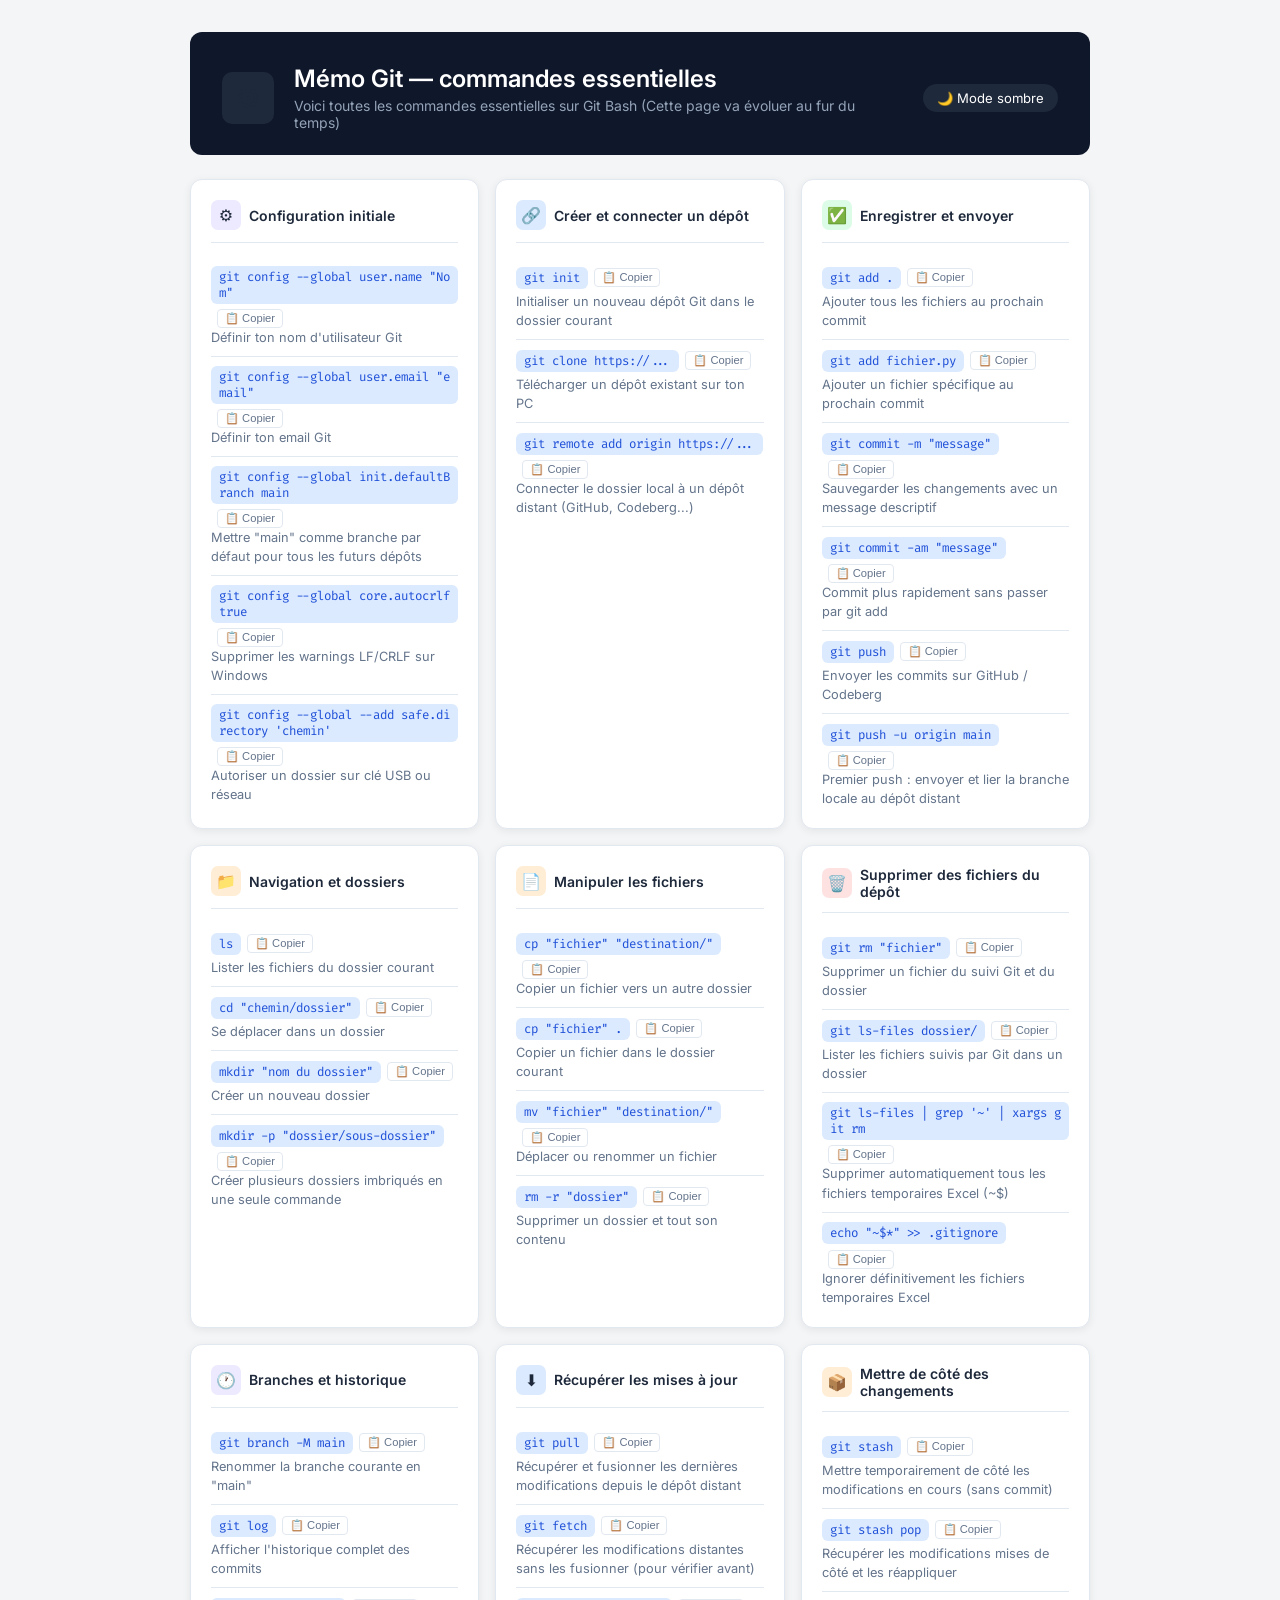
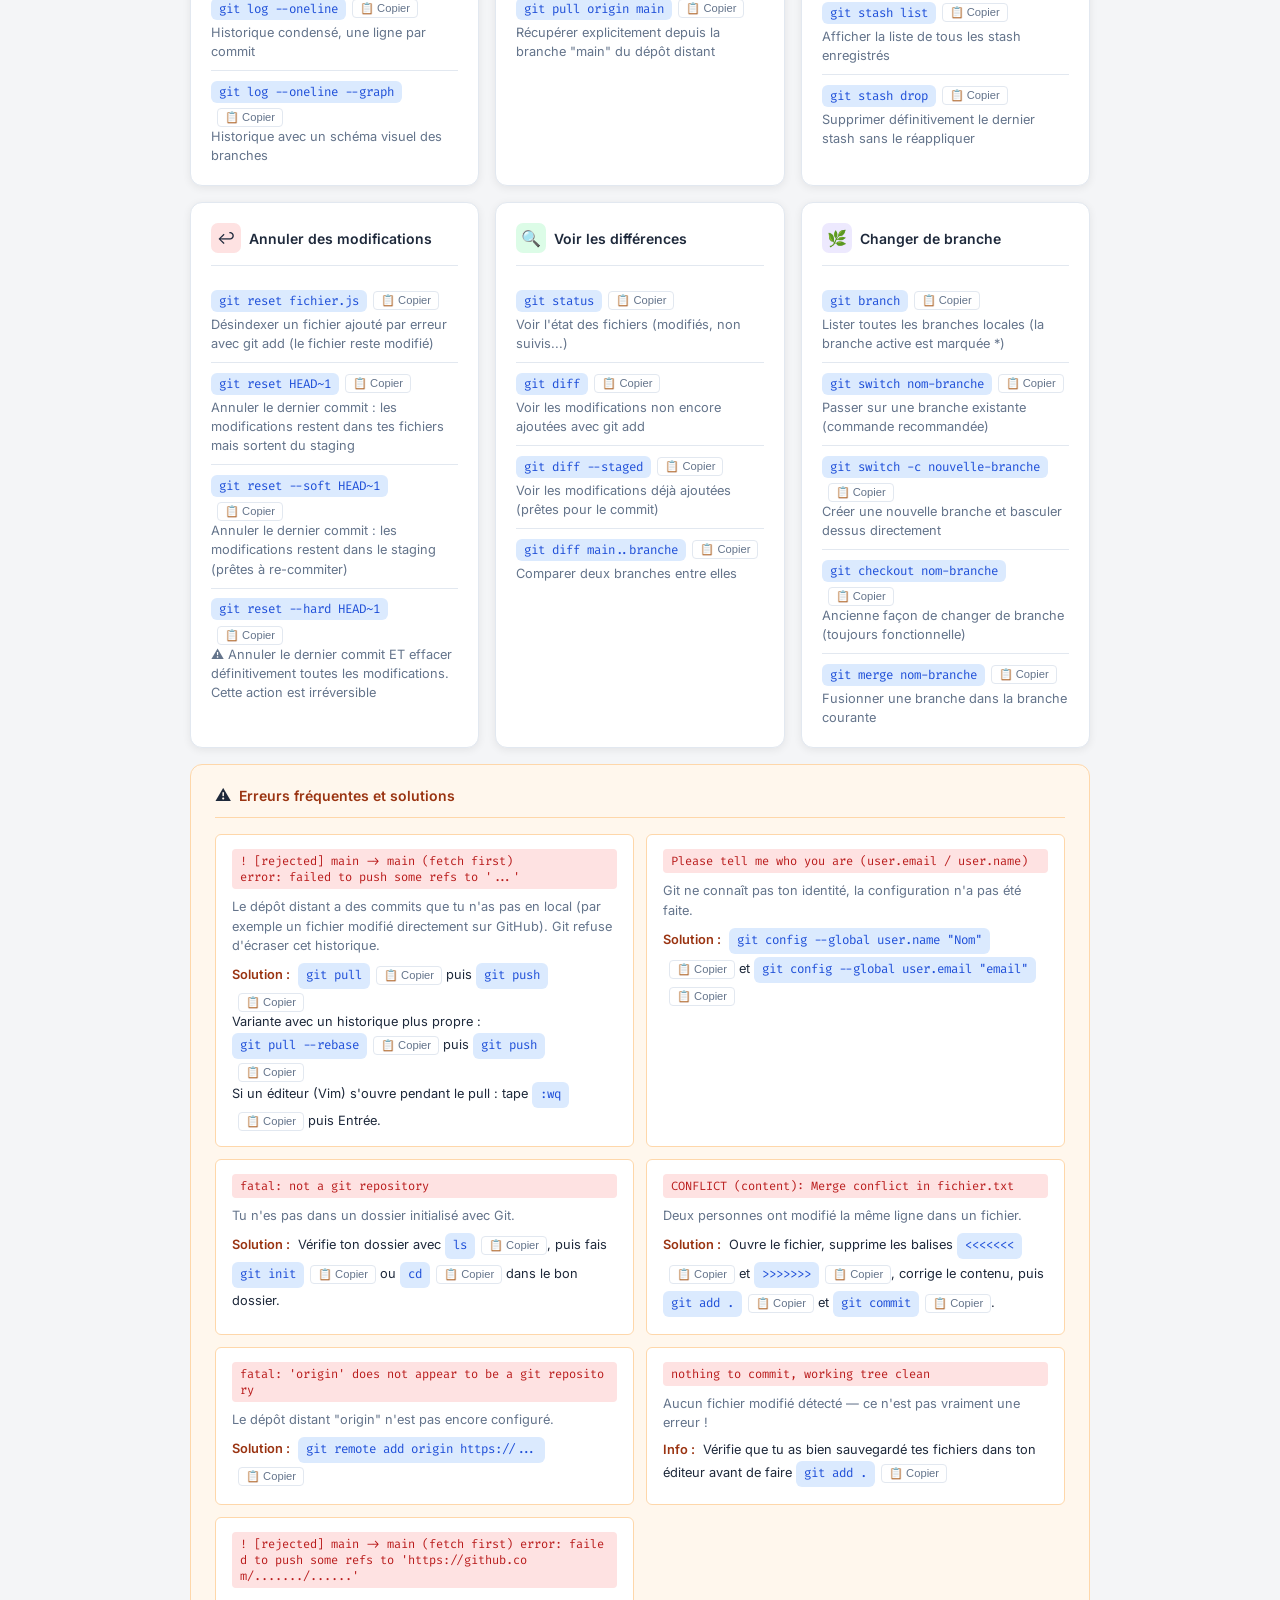
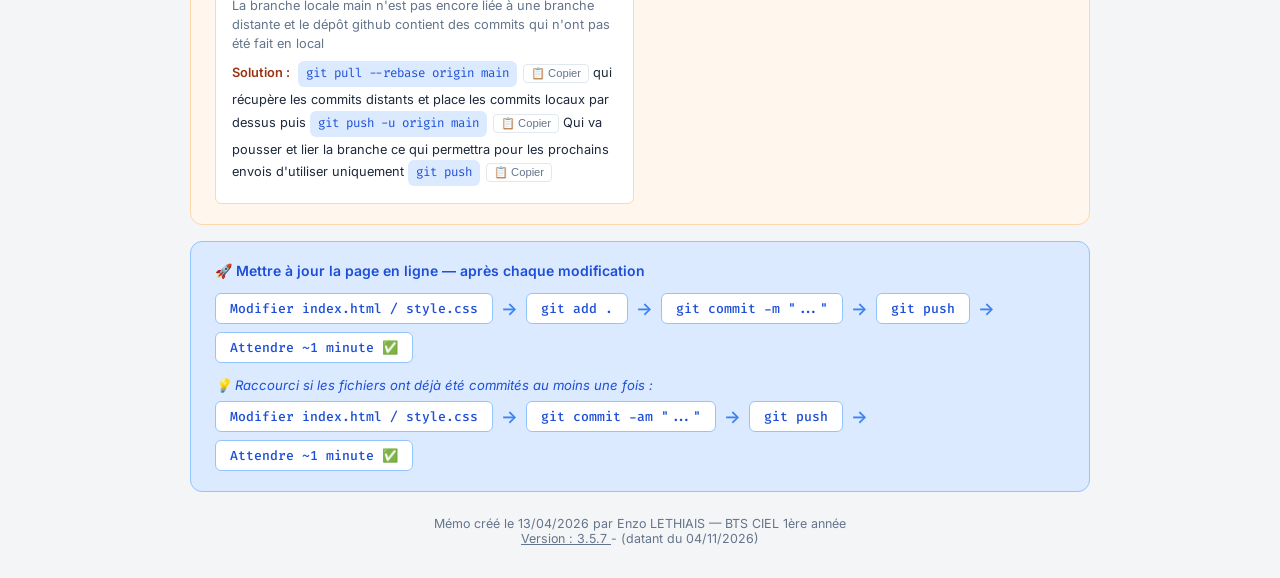
<file: index.html>
<!DOCTYPE html>
<html lang="fr">
<head>
  <meta charset="UTF-8" />
  <meta name="viewport" content="width=device-width, initial-scale=1.0" />
  <title>Mémo Git — Commandes essentielles</title>
  <link rel="stylesheet" href="style.css" />
  <link href="https://fonts.googleapis.com/css2?family=Inter:wght@400;600&family=Fira+Code&display=swap" rel="stylesheet">
</head>
<body>

<div class="container">

  <!-- ======================================================
      HEADER
  ======================================================= -->
  <header class="header">
    <div class="header-icon">⚙️</div>
    <div class="header-text">
      <h1>Mémo Git — commandes essentielles</h1>
      <p> Voici toutes les commandes essentielles sur Git Bash (Cette page va évoluer au fur du temps)</p>
    </div>
    <button class="dark-toggle" id="darkToggle" onclick="toggleDark()">🌙 Mode sombre</button>
  </header>


  <!-- ======================================================
       GRILLE DE CARTES
  ======================================================= -->
  <div class="grid">


    <!-- CARTE 1 : Configuration -->
    <div class="card">
      <div class="card-header">
        <div class="card-icon purple">⚙️</div>
        <h2>Configuration initiale</h2>
      </div>

      <div class="cmd-row">
        <span class="cmd">git config --global user.name "Nom"</span>
        <div class="desc">Définir ton nom d'utilisateur Git</div>
      </div>

      <div class="cmd-row">
        <span class="cmd">git config --global user.email "email"</span>
        <div class="desc">Définir ton email Git</div>
      </div>

      <div class="cmd-row">
        <span class="cmd">git config --global init.defaultBranch main</span>
        <div class="desc">Mettre "main" comme branche par défaut pour tous les futurs dépôts</div>
      </div>

      <div class="cmd-row">
        <span class="cmd">git config --global core.autocrlf true</span>
        <div class="desc">Supprimer les warnings LF/CRLF sur Windows</div>
      </div>

      <div class="cmd-row">
        <span class="cmd">git config --global --add safe.directory 'chemin'</span>
        <div class="desc">Autoriser un dossier sur clé USB ou réseau</div>
      </div>
    </div>


    <!-- CARTE 2 : Créer et connecter -->
    <div class="card">
      <div class="card-header">
        <div class="card-icon blue">🔗</div>
        <h2>Créer et connecter un dépôt</h2>
      </div>

      <div class="cmd-row">
        <span class="cmd">git init</span>
        <div class="desc">Initialiser un nouveau dépôt Git dans le dossier courant</div>
      </div>

      <div class="cmd-row">
        <span class="cmd">git clone https://...</span>
        <div class="desc">Télécharger un dépôt existant sur ton PC</div>
      </div>

      <div class="cmd-row">
        <span class="cmd">git remote add origin https://...</span>
        <div class="desc">Connecter le dossier local à un dépôt distant (GitHub, Codeberg...)</div>
      </div>
    </div>


    <!-- CARTE 3 : Enregistrer et envoyer -->
    <div class="card">
      <div class="card-header">
        <div class="card-icon green">✅</div>
        <h2>Enregistrer et envoyer</h2>
      </div>

      <div class="cmd-row">
        <span class="cmd">git add .</span>
        <div class="desc">Ajouter tous les fichiers au prochain commit</div>
      </div>

      <div class="cmd-row">
        <span class="cmd">git add fichier.py</span>
        <div class="desc">Ajouter un fichier spécifique au prochain commit</div>
      </div>

      <div class="cmd-row">
        <span class="cmd">git commit -m "message"</span>
        <div class="desc">Sauvegarder les changements avec un message descriptif</div>
      </div>

    <div class="cmd-row">
      <span class="cmd"> git commit -am "message"</span>
      <div class="desc"> Commit plus rapidement sans passer par git add</div>
    </div>

      <div class="cmd-row">
        <span class="cmd">git push</span>
        <div class="desc">Envoyer les commits sur GitHub / Codeberg</div>
      </div>

      <div class="cmd-row">
        <span class="cmd">git push -u origin main</span>
        <div class="desc">Premier push : envoyer et lier la branche locale au dépôt distant</div>
      </div>
    </div>


    <!-- CARTE 4 : Navigation et dossiers -->
    <div class="card">
  <div class="card-header">
    <div class="card-icon orange">📁</div>
    <h2>Navigation et dossiers</h2>
  </div>

  <div class="cmd-row">
    <span class="cmd">ls</span>
    <div class="desc">Lister les fichiers du dossier courant</div>
  </div>

  <div class="cmd-row">
    <span class="cmd">cd "chemin/dossier"</span>
    <div class="desc">Se déplacer dans un dossier</div>
  </div>

  <div class="cmd-row">
    <span class="cmd">mkdir "nom du dossier"</span>
    <div class="desc">Créer un nouveau dossier</div>
  </div>

  <div class="cmd-row">
    <span class="cmd">mkdir -p "dossier/sous-dossier"</span>
    <div class="desc">Créer plusieurs dossiers imbriqués en une seule commande</div>
  </div>
</div>


    <!-- CARTE 5 : Manipuler les dossier -->    
    <div class="card">
  <div class="card-header">
    <div class="card-icon orange">📄</div>
    <h2>Manipuler les fichiers</h2>
  </div>

  <div class="cmd-row">
    <span class="cmd">cp "fichier" "destination/"</span>
    <div class="desc">Copier un fichier vers un autre dossier</div>
  </div>

  <div class="cmd-row">
    <span class="cmd">cp "fichier" .</span>
    <div class="desc">Copier un fichier dans le dossier courant</div>
  </div>

  <div class="cmd-row">
    <span class="cmd">mv "fichier" "destination/"</span>
    <div class="desc">Déplacer ou renommer un fichier</div>
  </div>

  <div class="cmd-row">
    <span class="cmd">rm -r "dossier"</span>
    <div class="desc">Supprimer un dossier et tout son contenu</div>
  </div>
</div>


    <!-- CARTE 6 : Supprimer des fichiers -->
    <div class="card">
      <div class="card-header">
        <div class="card-icon red">🗑️</div>
        <h2>Supprimer des fichiers du dépôt</h2>
      </div>

      <div class="cmd-row">
        <span class="cmd">git rm "fichier"</span>
        <div class="desc">Supprimer un fichier du suivi Git et du dossier</div>
      </div>

      <div class="cmd-row">
        <span class="cmd">git ls-files dossier/</span>
        <div class="desc">Lister les fichiers suivis par Git dans un dossier</div>
      </div>

      <div class="cmd-row">
        <span class="cmd">git ls-files | grep '~' | xargs git rm</span>
        <div class="desc">Supprimer automatiquement tous les fichiers temporaires Excel (~$)</div>
      </div>

      <div class="cmd-row">
        <span class="cmd">echo "~$*" >> .gitignore</span>
        <div class="desc">Ignorer définitivement les fichiers temporaires Excel</div>
      </div>
    </div>


    <!-- CARTE 7 : Branches et historique -->
    <div class="card">
      <div class="card-header">
        <div class="card-icon purple">🕐</div>
        <h2>Branches et historique</h2>
      </div>

      <div class="cmd-row">
        <span class="cmd">git branch -M main</span>
        <div class="desc">Renommer la branche courante en "main"</div>
      </div>

      <div class="cmd-row">
        <span class="cmd">git log</span>
        <div class="desc">Afficher l'historique complet des commits</div>
      </div>

      <div class="cmd-row">
        <span class="cmd">git log --oneline</span>
        <div class="desc">Historique condensé, une ligne par commit</div>
      </div>

      <div class="cmd-row">
        <span class="cmd">git log --oneline --graph</span>
        <div class="desc">Historique avec un schéma visuel des branches</div>
      </div>
    </div>


    <!-- CARTE 8 : Récupérer les mises à jour -->
    <div class="card">
      <div class="card-header">
        <div class="card-icon blue">⬇️</div>
        <h2>Récupérer les mises à jour</h2>
      </div>

      <div class="cmd-row">
        <span class="cmd">git pull</span>
        <div class="desc">Récupérer et fusionner les dernières modifications depuis le dépôt distant</div>
      </div>

      <div class="cmd-row">
        <span class="cmd">git fetch</span>
        <div class="desc">Récupérer les modifications distantes sans les fusionner (pour vérifier avant)</div>
      </div>

      <div class="cmd-row">
        <span class="cmd">git pull origin main</span>
        <div class="desc">Récupérer explicitement depuis la branche "main" du dépôt distant</div>
      </div>
    </div>


    <!-- CARTE 10 : Mettre de côté des changements -->
    <div class="card">
      <div class="card-header">
        <div class="card-icon orange">📦</div>
        <h2>Mettre de côté des changements</h2>
      </div>

      <div class="cmd-row">
        <span class="cmd">git stash</span>
        <div class="desc">Mettre temporairement de côté les modifications en cours (sans commit)</div>
      </div>

      <div class="cmd-row">
        <span class="cmd">git stash pop</span>
        <div class="desc">Récupérer les modifications mises de côté et les réappliquer</div>
      </div>

      <div class="cmd-row">
        <span class="cmd">git stash list</span>
        <div class="desc">Afficher la liste de tous les stash enregistrés</div>
      </div>

      <div class="cmd-row">
        <span class="cmd">git stash drop</span>
        <div class="desc">Supprimer définitivement le dernier stash sans le réappliquer</div>
      </div>
    </div>


    <!-- Carte 11 : Annuler les modification -->
<div class="card">
  <div class="card-header">
    <div class="card-icon red">↩️</div>
    <h2>Annuler des modifications</h2>
  </div>

  <div class="cmd-row">
    <span class="cmd">git reset fichier.js</span>
    <div class="desc">Désindexer un fichier ajouté par erreur avec git add (le fichier reste modifié)</div>
  </div>

  <div class="cmd-row">
    <span class="cmd">git reset HEAD~1</span>
    <div class="desc">Annuler le dernier commit : les modifications restent dans tes fichiers mais sortent du staging</div>
  </div>

  <div class="cmd-row">
    <span class="cmd">git reset --soft HEAD~1</span>
    <div class="desc">Annuler le dernier commit : les modifications restent dans le staging (prêtes à re-commiter)</div>
  </div>

  <div class="cmd-row">
   <span class="cmd">git reset --hard HEAD~1</span>
    <div class="desc">⚠️ Annuler le dernier commit ET effacer définitivement toutes les modifications. Cette action est irréversible</div>
  </div>
</div>


    <!-- CARTE 12 : Voir les différences -->
    <div class="card">
      <div class="card-header">
        <div class="card-icon green">🔍</div>
        <h2>Voir les différences</h2>
      </div>

      <div class="cmd-row">
        <span class="cmd">git status</span>
        <div class="desc">Voir l'état des fichiers (modifiés, non suivis...)</div>
      </div>

      <div class="cmd-row">
        <span class="cmd">git diff</span>
        <div class="desc">Voir les modifications non encore ajoutées avec git add</div>
      </div>

      <div class="cmd-row">
        <span class="cmd">git diff --staged</span>
        <div class="desc">Voir les modifications déjà ajoutées (prêtes pour le commit)</div>
      </div>

      <div class="cmd-row">
        <span class="cmd">git diff main..branche</span>
        <div class="desc">Comparer deux branches entre elles</div>
      </div>
    </div>


    <!-- CARTE 13 : Changer de branche -->
    <div class="card">
      <div class="card-header">
        <div class="card-icon purple">🌿</div>
        <h2>Changer de branche</h2>
      </div>

      <div class="cmd-row">
        <span class="cmd">git branch</span>
        <div class="desc">Lister toutes les branches locales (la branche active est marquée *)</div>
      </div>

      <div class="cmd-row">
        <span class="cmd">git switch nom-branche</span>
        <div class="desc">Passer sur une branche existante (commande recommandée)</div>
      </div>

      <div class="cmd-row">
        <span class="cmd">git switch -c nouvelle-branche</span>
        <div class="desc">Créer une nouvelle branche et basculer dessus directement</div>
      </div>

      <div class="cmd-row">
        <span class="cmd">git checkout nom-branche</span>
        <div class="desc">Ancienne façon de changer de branche (toujours fonctionnelle)</div>
      </div>

      <div class="cmd-row">
        <span class="cmd">git merge nom-branche</span>
        <div class="desc">Fusionner une branche dans la branche courante</div>
      </div>
    </div>
  </div><!-- fin .grid -->


  <!-- ======================================================
       ERREURS FRÉQUENTES
  ======================================================= -->
  <div class="errors-section">
    <div class="errors-header">
      <span>⚠️</span>
      <h3>Erreurs fréquentes et solutions</h3>
    </div>

    <div class="errors-grid">

      <div class="error-card">
        <div class="error-msg">! [rejected] main -> main (fetch first)<br>error: failed to push some refs to '...'</div>
        <div class="error-cause">Le dépôt distant a des commits que tu n'as pas en local (par exemple un fichier modifié directement sur GitHub). Git refuse d'écraser cet historique.</div>
        <div class="error-fix">
          <span class="fix-label">Solution :</span>
          <span class="cmd">git pull</span> puis <span class="cmd">git push</span><br>
          Variante avec un historique plus propre : <span class="cmd">git pull --rebase</span> puis <span class="cmd">git push</span><br>
          Si un éditeur (Vim) s'ouvre pendant le pull : tape <span class="cmd">:wq</span> puis Entrée.
        </div>
      </div>

      <div class="error-card">
        <div class="error-msg">Please tell me who you are (user.email / user.name)</div>
        <div class="error-cause">Git ne connaît pas ton identité, la configuration n'a pas été faite.</div>
        <div class="error-fix">
          <span class="fix-label">Solution :</span>
          <span class="cmd">git config --global user.name "Nom"</span> et <span class="cmd">git config --global user.email "email"</span>
        </div>
      </div>

      <div class="error-card">
        <div class="error-msg">fatal: not a git repository</div>
        <div class="error-cause">Tu n'es pas dans un dossier initialisé avec Git.</div>
        <div class="error-fix">
          <span class="fix-label">Solution :</span>
          Vérifie ton dossier avec <span class="cmd">ls</span>, puis fais <span class="cmd">git init</span> ou <span class="cmd">cd</span> dans le bon dossier.
        </div>
      </div>

      <div class="error-card">
        <div class="error-msg">CONFLICT (content): Merge conflict in fichier.txt</div>
        <div class="error-cause">Deux personnes ont modifié la même ligne dans un fichier.</div>
        <div class="error-fix">
          <span class="fix-label">Solution :</span>
          Ouvre le fichier, supprime les balises <span class="cmd">&lt;&lt;&lt;&lt;&lt;&lt;&lt;</span> et <span class="cmd">&gt;&gt;&gt;&gt;&gt;&gt;&gt;</span>, corrige le contenu, puis <span class="cmd">git add .</span> et <span class="cmd">git commit</span>.
        </div>
      </div>

      <div class="error-card">
        <div class="error-msg">fatal: 'origin' does not appear to be a git repository</div>
        <div class="error-cause">Le dépôt distant "origin" n'est pas encore configuré.</div>
        <div class="error-fix">
          <span class="fix-label">Solution :</span>
          <span class="cmd">git remote add origin https://...</span>
        </div>
      </div>

      <div class="error-card">
        <div class="error-msg">nothing to commit, working tree clean</div>
        <div class="error-cause">Aucun fichier modifié détecté — ce n'est pas vraiment une erreur !</div>
        <div class="error-fix">
          <span class="fix-label">Info :</span>
          Vérifie que tu as bien sauvegardé tes fichiers dans ton éditeur avant de faire <span class="cmd">git add .</span>
        </div>
      </div>


      <div class="error-card">
        <div class="error-msg">! [rejected]        main -> main (fetch first)
          error: failed to push some refs to 'https://github.com/......./......'
          </div>
        <div class="error-cause">La branche locale main n'est pas encore liée à une branche distante et le dépôt github
          contient des commits qui n'ont pas été fait en local
        </div>
        <div class="error-fix">
          <span class="fix-label">Solution :</span>
          <span class="cmd"> git pull --rebase origin main </span> qui récupère les commits distants et place les commits locaux par dessus puis   <span class="cmd"> git push -u origin main </span> Qui va pousser et lier la branche ce qui permettra pour les prochains envois d'utiliser uniquement   <span class="cmd"> git push </span>
        </div>
      </div>

    </div>
  </div>


  <!-- ======================================================
       WORKFLOW MISE EN LIGNE
  ======================================================= -->
  <div class="workflow workflow-deploy">
    <h3>🚀 Mettre à jour la page en ligne — après chaque modification</h3>
    <div class="workflow-steps">
      <span class="step">Modifier index.html / style.css</span>
      <span class="arrow">→</span>
      <span class="step">git add .</span>
      <span class="arrow">→</span>
      <span class="step">git commit -m "..."</span>
      <span class="arrow">→</span>
      <span class="step">git push</span>
      <span class="arrow">→</span>
      <span class="step">Attendre ~1 minute ✅</span>
    </div>
    <div class="workflow-tip">
      💡 Raccourci si les fichiers ont déjà été commités au moins une fois :
    </div>
    <div class="workflow-steps" style="margin-top: 0.5rem;">
      <span class="step">Modifier index.html / style.css</span>
      <span class="arrow">→</span>
      <span class="step">git commit -am "..."</span>
      <span class="arrow">→</span>
      <span class="step">git push</span>
      <span class="arrow">→</span>
      <span class="step">Attendre ~1 minute ✅</span>
    </div>
  </div>


  <!-- ======================================================
       FOOTER 
  ======================================================= -->
  <div class="footer">
    Mémo créé le 13/04/2026 par Enzo LETHIAIS — BTS CIEL 1ère année<br>
    <u> Version : 3.5.7 </u> <span> - (datant du 04/11/2026)</span>
  </div>

</div>

<script data-goatcounter="https://aidegitbash.goatcounter.com/count"
        async src="//gc.zgo.at/count.js"></script>

<script src="script.js"></script>
</body>
</html>
</file>
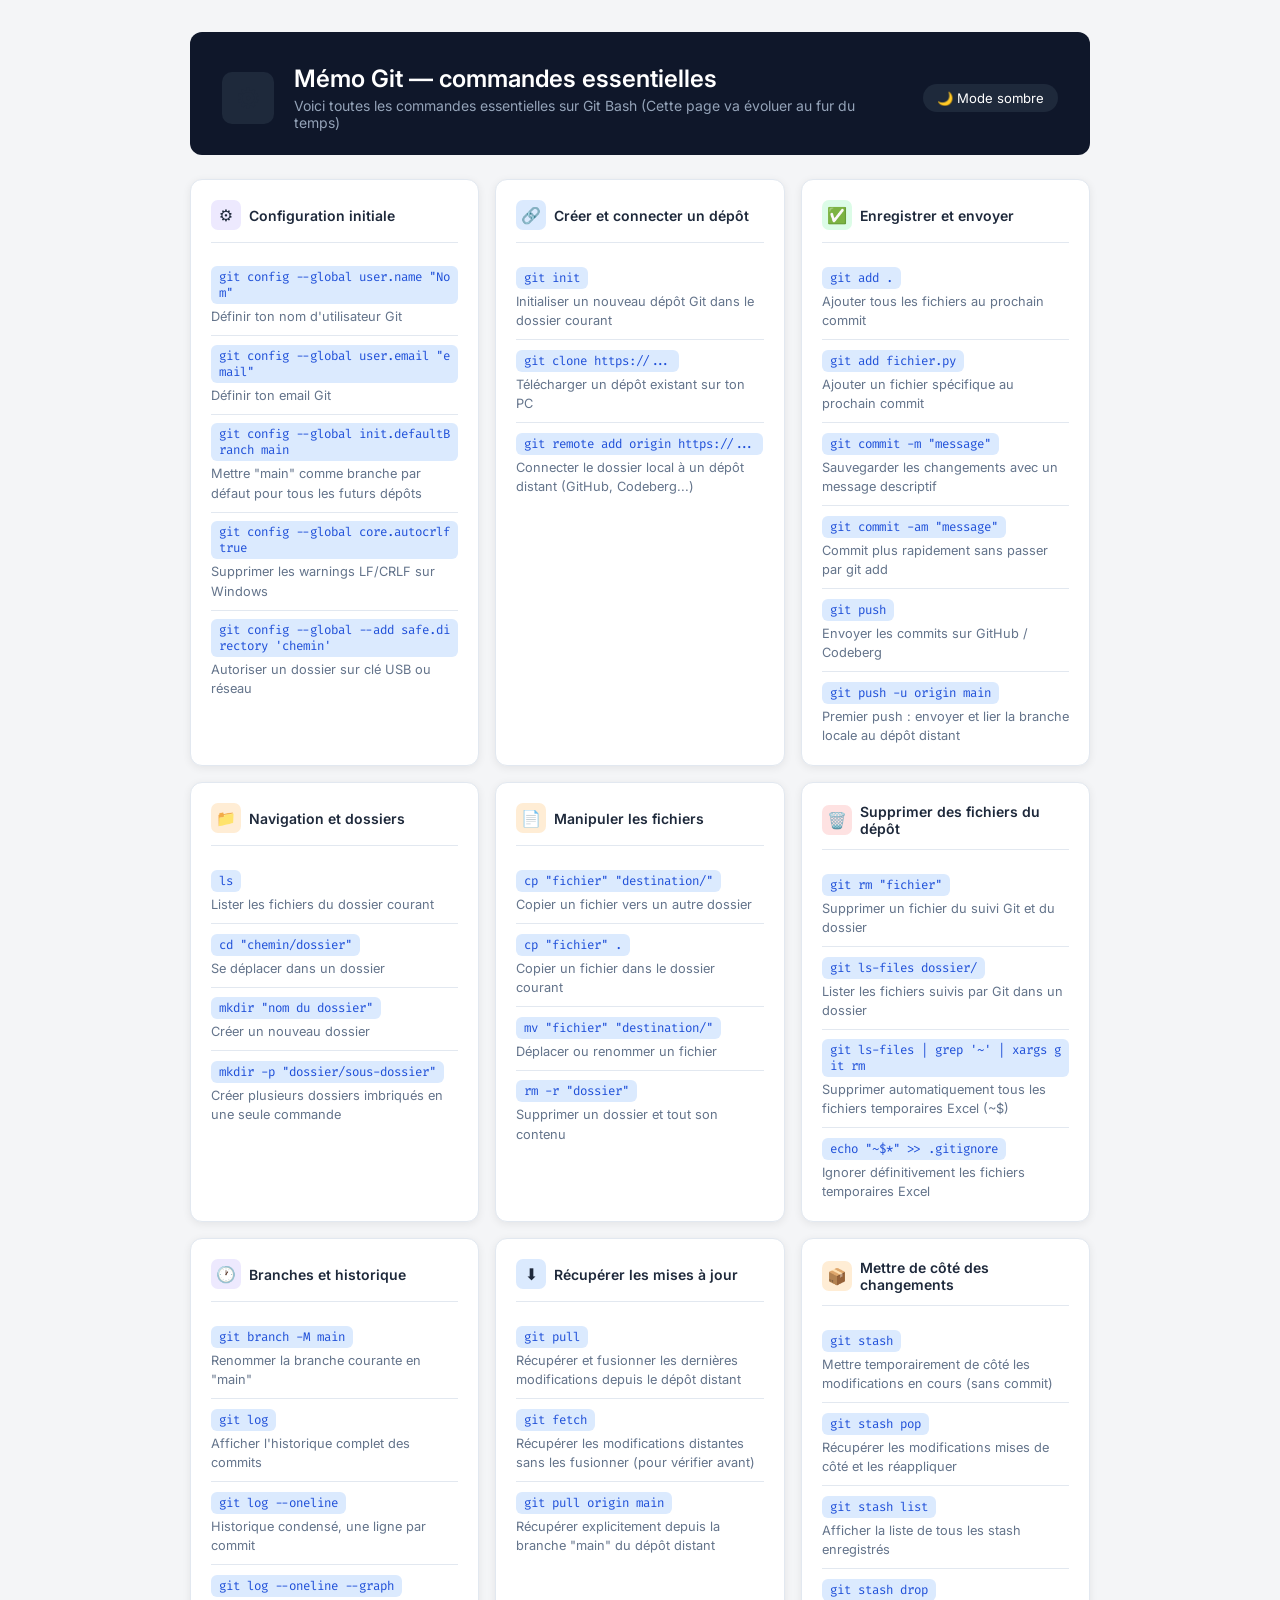
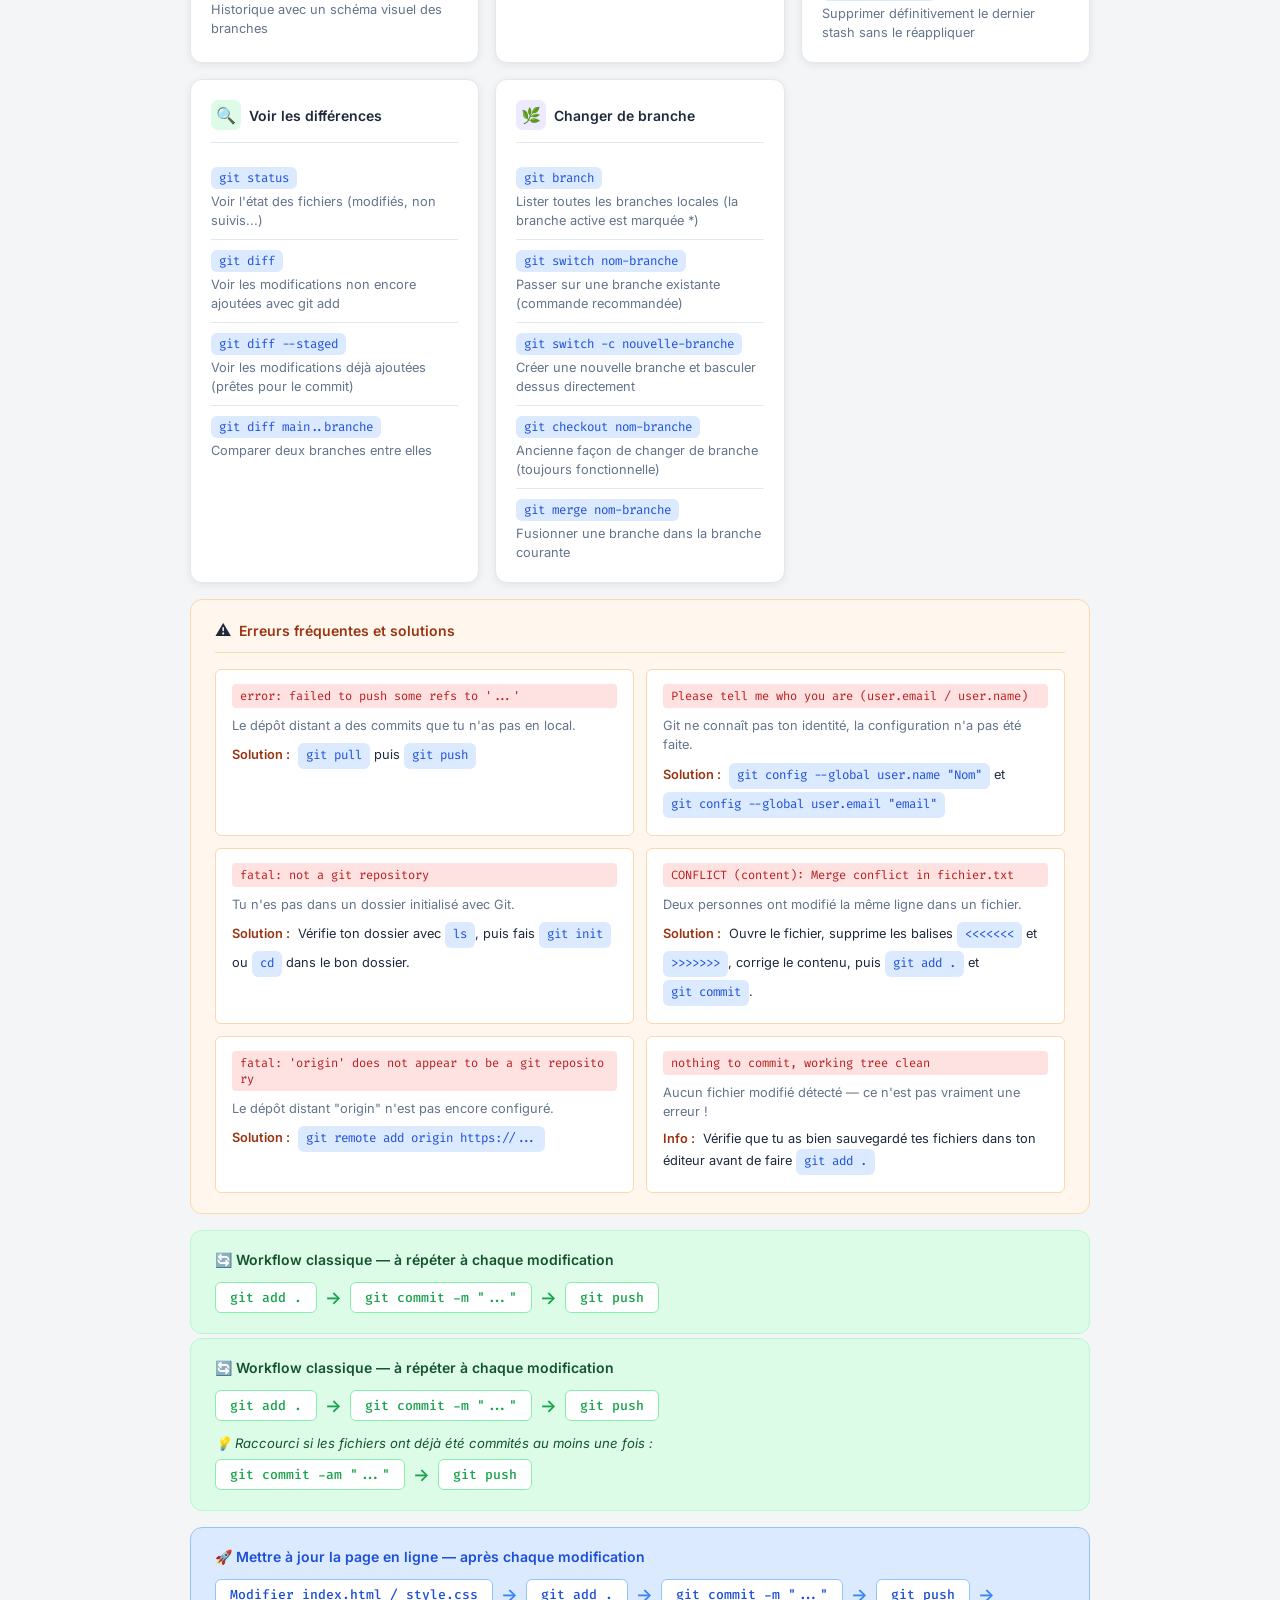
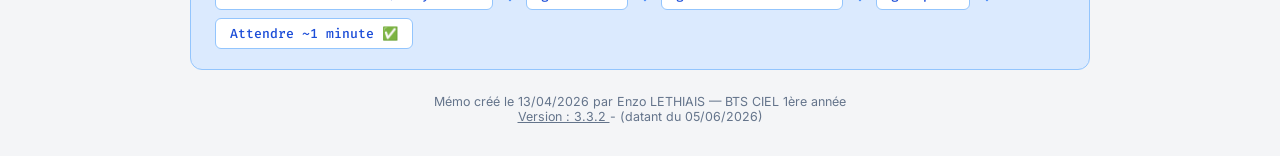
<file: Dark mode incorporé/index.html>
<!DOCTYPE html>
<html lang="fr">
<head>
  <meta charset="UTF-8" />
  <meta name="viewport" content="width=device-width, initial-scale=1.0" />
  <title>Mémo Git — Commandes essentielles</title>
  <link rel="stylesheet" href="style.css" />
  <link href="https://fonts.googleapis.com/css2?family=Inter:wght@400;600&family=Fira+Code&display=swap" rel="stylesheet">
</head>
<body>

<div class="container">

  <!-- ======================================================
      HEADER
  ======================================================= -->
  <header class="header">
    <div class="header-icon">⚙️</div>
    <div class="header-text">
      <h1>Mémo Git — commandes essentielles</h1>
      <p> Voici toutes les commandes essentielles sur Git Bash (Cette page va évoluer au fur du temps)</p>
    </div>
    <button class="dark-toggle" id="darkToggle" onclick="toggleDark()">🌙 Mode sombre</button>
  </header>


  <!-- ======================================================
       GRILLE DE CARTES
  ======================================================= -->
  <div class="grid">


    <!-- CARTE 1 : Configuration -->
    <div class="card">
      <div class="card-header">
        <div class="card-icon purple">⚙️</div>
        <h2>Configuration initiale</h2>
      </div>

      <div class="cmd-row">
        <span class="cmd">git config --global user.name "Nom"</span>
        <div class="desc">Définir ton nom d'utilisateur Git</div>
      </div>

      <div class="cmd-row">
        <span class="cmd">git config --global user.email "email"</span>
        <div class="desc">Définir ton email Git</div>
      </div>

      <div class="cmd-row">
        <span class="cmd">git config --global init.defaultBranch main</span>
        <div class="desc">Mettre "main" comme branche par défaut pour tous les futurs dépôts</div>
      </div>

      <div class="cmd-row">
        <span class="cmd">git config --global core.autocrlf true</span>
        <div class="desc">Supprimer les warnings LF/CRLF sur Windows</div>
      </div>

      <div class="cmd-row">
        <span class="cmd">git config --global --add safe.directory 'chemin'</span>
        <div class="desc">Autoriser un dossier sur clé USB ou réseau</div>
      </div>
    </div>


    <!-- CARTE 2 : Créer et connecter -->
    <div class="card">
      <div class="card-header">
        <div class="card-icon blue">🔗</div>
        <h2>Créer et connecter un dépôt</h2>
      </div>

      <div class="cmd-row">
        <span class="cmd">git init</span>
        <div class="desc">Initialiser un nouveau dépôt Git dans le dossier courant</div>
      </div>

      <div class="cmd-row">
        <span class="cmd">git clone https://...</span>
        <div class="desc">Télécharger un dépôt existant sur ton PC</div>
      </div>

      <div class="cmd-row">
        <span class="cmd">git remote add origin https://...</span>
        <div class="desc">Connecter le dossier local à un dépôt distant (GitHub, Codeberg...)</div>
      </div>
    </div>


    <!-- CARTE 3 : Enregistrer et envoyer -->
    <div class="card">
      <div class="card-header">
        <div class="card-icon green">✅</div>
        <h2>Enregistrer et envoyer</h2>
      </div>

      <div class="cmd-row">
        <span class="cmd">git add .</span>
        <div class="desc">Ajouter tous les fichiers au prochain commit</div>
      </div>

      <div class="cmd-row">
        <span class="cmd">git add fichier.py</span>
        <div class="desc">Ajouter un fichier spécifique au prochain commit</div>
      </div>

      <div class="cmd-row">
        <span class="cmd">git commit -m "message"</span>
        <div class="desc">Sauvegarder les changements avec un message descriptif</div>
      </div>

    <div class="cmd-row">
      <span class="cmd"> git commit -am "message"</span>
      <div class="desc"> Commit plus rapidement sans passer par git add</div>
    </div>

      <div class="cmd-row">
        <span class="cmd">git push</span>
        <div class="desc">Envoyer les commits sur GitHub / Codeberg</div>
      </div>

      <div class="cmd-row">
        <span class="cmd">git push -u origin main</span>
        <div class="desc">Premier push : envoyer et lier la branche locale au dépôt distant</div>
      </div>
    </div>


    <!-- CARTE 4 : Navigation et dossiers -->
    <div class="card">
  <div class="card-header">
    <div class="card-icon orange">📁</div>
    <h2>Navigation et dossiers</h2>
  </div>

  <div class="cmd-row">
    <span class="cmd">ls</span>
    <div class="desc">Lister les fichiers du dossier courant</div>
  </div>

  <div class="cmd-row">
    <span class="cmd">cd "chemin/dossier"</span>
    <div class="desc">Se déplacer dans un dossier</div>
  </div>

  <div class="cmd-row">
    <span class="cmd">mkdir "nom du dossier"</span>
    <div class="desc">Créer un nouveau dossier</div>
  </div>

  <div class="cmd-row">
    <span class="cmd">mkdir -p "dossier/sous-dossier"</span>
    <div class="desc">Créer plusieurs dossiers imbriqués en une seule commande</div>
  </div>
</div>


    <!-- CARTE 5 : Manipuler les dossier -->    
    <div class="card">
  <div class="card-header">
    <div class="card-icon orange">📄</div>
    <h2>Manipuler les fichiers</h2>
  </div>

  <div class="cmd-row">
    <span class="cmd">cp "fichier" "destination/"</span>
    <div class="desc">Copier un fichier vers un autre dossier</div>
  </div>

  <div class="cmd-row">
    <span class="cmd">cp "fichier" .</span>
    <div class="desc">Copier un fichier dans le dossier courant</div>
  </div>

  <div class="cmd-row">
    <span class="cmd">mv "fichier" "destination/"</span>
    <div class="desc">Déplacer ou renommer un fichier</div>
  </div>

  <div class="cmd-row">
    <span class="cmd">rm -r "dossier"</span>
    <div class="desc">Supprimer un dossier et tout son contenu</div>
  </div>
</div>


    <!-- CARTE 6 : Supprimer des fichiers -->
    <div class="card">
      <div class="card-header">
        <div class="card-icon red">🗑️</div>
        <h2>Supprimer des fichiers du dépôt</h2>
      </div>

      <div class="cmd-row">
        <span class="cmd">git rm "fichier"</span>
        <div class="desc">Supprimer un fichier du suivi Git et du dossier</div>
      </div>

      <div class="cmd-row">
        <span class="cmd">git ls-files dossier/</span>
        <div class="desc">Lister les fichiers suivis par Git dans un dossier</div>
      </div>

      <div class="cmd-row">
        <span class="cmd">git ls-files | grep '~' | xargs git rm</span>
        <div class="desc">Supprimer automatiquement tous les fichiers temporaires Excel (~$)</div>
      </div>

      <div class="cmd-row">
        <span class="cmd">echo "~$*" >> .gitignore</span>
        <div class="desc">Ignorer définitivement les fichiers temporaires Excel</div>
      </div>
    </div>


    <!-- CARTE 7 : Branches et historique -->
    <div class="card">
      <div class="card-header">
        <div class="card-icon purple">🕐</div>
        <h2>Branches et historique</h2>
      </div>

      <div class="cmd-row">
        <span class="cmd">git branch -M main</span>
        <div class="desc">Renommer la branche courante en "main"</div>
      </div>

      <div class="cmd-row">
        <span class="cmd">git log</span>
        <div class="desc">Afficher l'historique complet des commits</div>
      </div>

      <div class="cmd-row">
        <span class="cmd">git log --oneline</span>
        <div class="desc">Historique condensé, une ligne par commit</div>
      </div>

      <div class="cmd-row">
        <span class="cmd">git log --oneline --graph</span>
        <div class="desc">Historique avec un schéma visuel des branches</div>
      </div>
    </div>


    <!-- CARTE 8 : Récupérer les mises à jour -->
    <div class="card">
      <div class="card-header">
        <div class="card-icon blue">⬇️</div>
        <h2>Récupérer les mises à jour</h2>
      </div>

      <div class="cmd-row">
        <span class="cmd">git pull</span>
        <div class="desc">Récupérer et fusionner les dernières modifications depuis le dépôt distant</div>
      </div>

      <div class="cmd-row">
        <span class="cmd">git fetch</span>
        <div class="desc">Récupérer les modifications distantes sans les fusionner (pour vérifier avant)</div>
      </div>

      <div class="cmd-row">
        <span class="cmd">git pull origin main</span>
        <div class="desc">Récupérer explicitement depuis la branche "main" du dépôt distant</div>
      </div>
    </div>


    <!-- CARTE 10 : Mettre de côté des changements -->
    <div class="card">
      <div class="card-header">
        <div class="card-icon orange">📦</div>
        <h2>Mettre de côté des changements</h2>
      </div>

      <div class="cmd-row">
        <span class="cmd">git stash</span>
        <div class="desc">Mettre temporairement de côté les modifications en cours (sans commit)</div>
      </div>

      <div class="cmd-row">
        <span class="cmd">git stash pop</span>
        <div class="desc">Récupérer les modifications mises de côté et les réappliquer</div>
      </div>

      <div class="cmd-row">
        <span class="cmd">git stash list</span>
        <div class="desc">Afficher la liste de tous les stash enregistrés</div>
      </div>

      <div class="cmd-row">
        <span class="cmd">git stash drop</span>
        <div class="desc">Supprimer définitivement le dernier stash sans le réappliquer</div>
      </div>
    </div>


    <!-- CARTE 11 : Voir les différences -->
    <div class="card">
      <div class="card-header">
        <div class="card-icon green">🔍</div>
        <h2>Voir les différences</h2>
      </div>

      <div class="cmd-row">
        <span class="cmd">git status</span>
        <div class="desc">Voir l'état des fichiers (modifiés, non suivis...)</div>
      </div>

      <div class="cmd-row">
        <span class="cmd">git diff</span>
        <div class="desc">Voir les modifications non encore ajoutées avec git add</div>
      </div>

      <div class="cmd-row">
        <span class="cmd">git diff --staged</span>
        <div class="desc">Voir les modifications déjà ajoutées (prêtes pour le commit)</div>
      </div>

      <div class="cmd-row">
        <span class="cmd">git diff main..branche</span>
        <div class="desc">Comparer deux branches entre elles</div>
      </div>
    </div>


    <!-- CARTE 12 : Changer de branche -->
    <div class="card">
      <div class="card-header">
        <div class="card-icon purple">🌿</div>
        <h2>Changer de branche</h2>
      </div>

      <div class="cmd-row">
        <span class="cmd">git branch</span>
        <div class="desc">Lister toutes les branches locales (la branche active est marquée *)</div>
      </div>

      <div class="cmd-row">
        <span class="cmd">git switch nom-branche</span>
        <div class="desc">Passer sur une branche existante (commande recommandée)</div>
      </div>

      <div class="cmd-row">
        <span class="cmd">git switch -c nouvelle-branche</span>
        <div class="desc">Créer une nouvelle branche et basculer dessus directement</div>
      </div>

      <div class="cmd-row">
        <span class="cmd">git checkout nom-branche</span>
        <div class="desc">Ancienne façon de changer de branche (toujours fonctionnelle)</div>
      </div>

      <div class="cmd-row">
        <span class="cmd">git merge nom-branche</span>
        <div class="desc">Fusionner une branche dans la branche courante</div>
      </div>
    </div>
  </div><!-- fin .grid -->


  <!-- ======================================================
       ERREURS FRÉQUENTES
  ======================================================= -->
  <div class="errors-section">
    <div class="errors-header">
      <span>⚠️</span>
      <h3>Erreurs fréquentes et solutions</h3>
    </div>

    <div class="errors-grid">

      <div class="error-card">
        <div class="error-msg">error: failed to push some refs to '...'</div>
        <div class="error-cause">Le dépôt distant a des commits que tu n'as pas en local.</div>
        <div class="error-fix">
          <span class="fix-label">Solution :</span>
          <span class="cmd">git pull</span> puis <span class="cmd">git push</span>
        </div>
      </div>

      <div class="error-card">
        <div class="error-msg">Please tell me who you are (user.email / user.name)</div>
        <div class="error-cause">Git ne connaît pas ton identité, la configuration n'a pas été faite.</div>
        <div class="error-fix">
          <span class="fix-label">Solution :</span>
          <span class="cmd">git config --global user.name "Nom"</span> et <span class="cmd">git config --global user.email "email"</span>
        </div>
      </div>

      <div class="error-card">
        <div class="error-msg">fatal: not a git repository</div>
        <div class="error-cause">Tu n'es pas dans un dossier initialisé avec Git.</div>
        <div class="error-fix">
          <span class="fix-label">Solution :</span>
          Vérifie ton dossier avec <span class="cmd">ls</span>, puis fais <span class="cmd">git init</span> ou <span class="cmd">cd</span> dans le bon dossier.
        </div>
      </div>

      <div class="error-card">
        <div class="error-msg">CONFLICT (content): Merge conflict in fichier.txt</div>
        <div class="error-cause">Deux personnes ont modifié la même ligne dans un fichier.</div>
        <div class="error-fix">
          <span class="fix-label">Solution :</span>
          Ouvre le fichier, supprime les balises <span class="cmd">&lt;&lt;&lt;&lt;&lt;&lt;&lt;</span> et <span class="cmd">&gt;&gt;&gt;&gt;&gt;&gt;&gt;</span>, corrige le contenu, puis <span class="cmd">git add .</span> et <span class="cmd">git commit</span>.
        </div>
      </div>

      <div class="error-card">
        <div class="error-msg">fatal: 'origin' does not appear to be a git repository</div>
        <div class="error-cause">Le dépôt distant "origin" n'est pas encore configuré.</div>
        <div class="error-fix">
          <span class="fix-label">Solution :</span>
          <span class="cmd">git remote add origin https://...</span>
        </div>
      </div>

      <div class="error-card">
        <div class="error-msg">nothing to commit, working tree clean</div>
        <div class="error-cause">Aucun fichier modifié détecté — ce n'est pas vraiment une erreur !</div>
        <div class="error-fix">
          <span class="fix-label">Info :</span>
          Vérifie que tu as bien sauvegardé tes fichiers dans ton éditeur avant de faire <span class="cmd">git add .</span>
        </div>
      </div>

    </div>
  </div>


  <!-- ======================================================
       WORKFLOW
  ======================================================= -->
  <div class="workflow">
    <h3>🔄 Workflow classique — à répéter à chaque modification</h3>
    <div class="workflow-steps">
      <span class="step">git add .</span>
      <span class="arrow">→</span>
      <span class="step">git commit -m "..."</span>
      <span class="arrow">→</span>
      <span class="step">git push</span>
    </div>
  </div>

  <div class="workflow">
    <h3>🔄 Workflow classique — à répéter à chaque modification</h3>
    <div class="workflow-steps">
      <span class="step">git add .</span>
      <span class="arrow">→</span>
      <span class="step">git commit -m "..."</span>
      <span class="arrow">→</span>
      <span class="step">git push</span>
    </div>
    <div class="workflow-tip">
      💡 Raccourci si les fichiers ont déjà été commités au moins une fois :
    </div>
    <div class="workflow-steps" style="margin-top: 0.5rem;">
      <span class="step">git commit -am "..."</span>
      <span class="arrow">→</span>
      <span class="step">git push</span>
    </div>
  </div>

  <!-- ======================================================
       WORKFLOW MISE EN LIGNE
  ======================================================= -->
  <div class="workflow workflow-deploy">
    <h3>🚀 Mettre à jour la page en ligne — après chaque modification</h3>
    <div class="workflow-steps">
      <span class="step">Modifier index.html / style.css</span>
      <span class="arrow">→</span>
      <span class="step">git add .</span>
      <span class="arrow">→</span>
      <span class="step">git commit -m "..."</span>
      <span class="arrow">→</span>
      <span class="step">git push</span>
      <span class="arrow">→</span>
      <span class="step">Attendre ~1 minute ✅</span>
    </div>
  </div>


  <!-- ======================================================
       FOOTER 
  ======================================================= -->
  <div class="footer">
    Mémo créé le 13/04/2026 par Enzo LETHIAIS — BTS CIEL 1ère année<br>
    <u> Version : 3.3.2 </u> <span> - (datant du 05/06/2026)</span>
  </div>

</div>

<script data-goatcounter="https://aidegitbash.goatcounter.com/count"
        async src="//gc.zgo.at/count.js"></script>

<script src="script.js"></script>
</body>
</html>
</file>
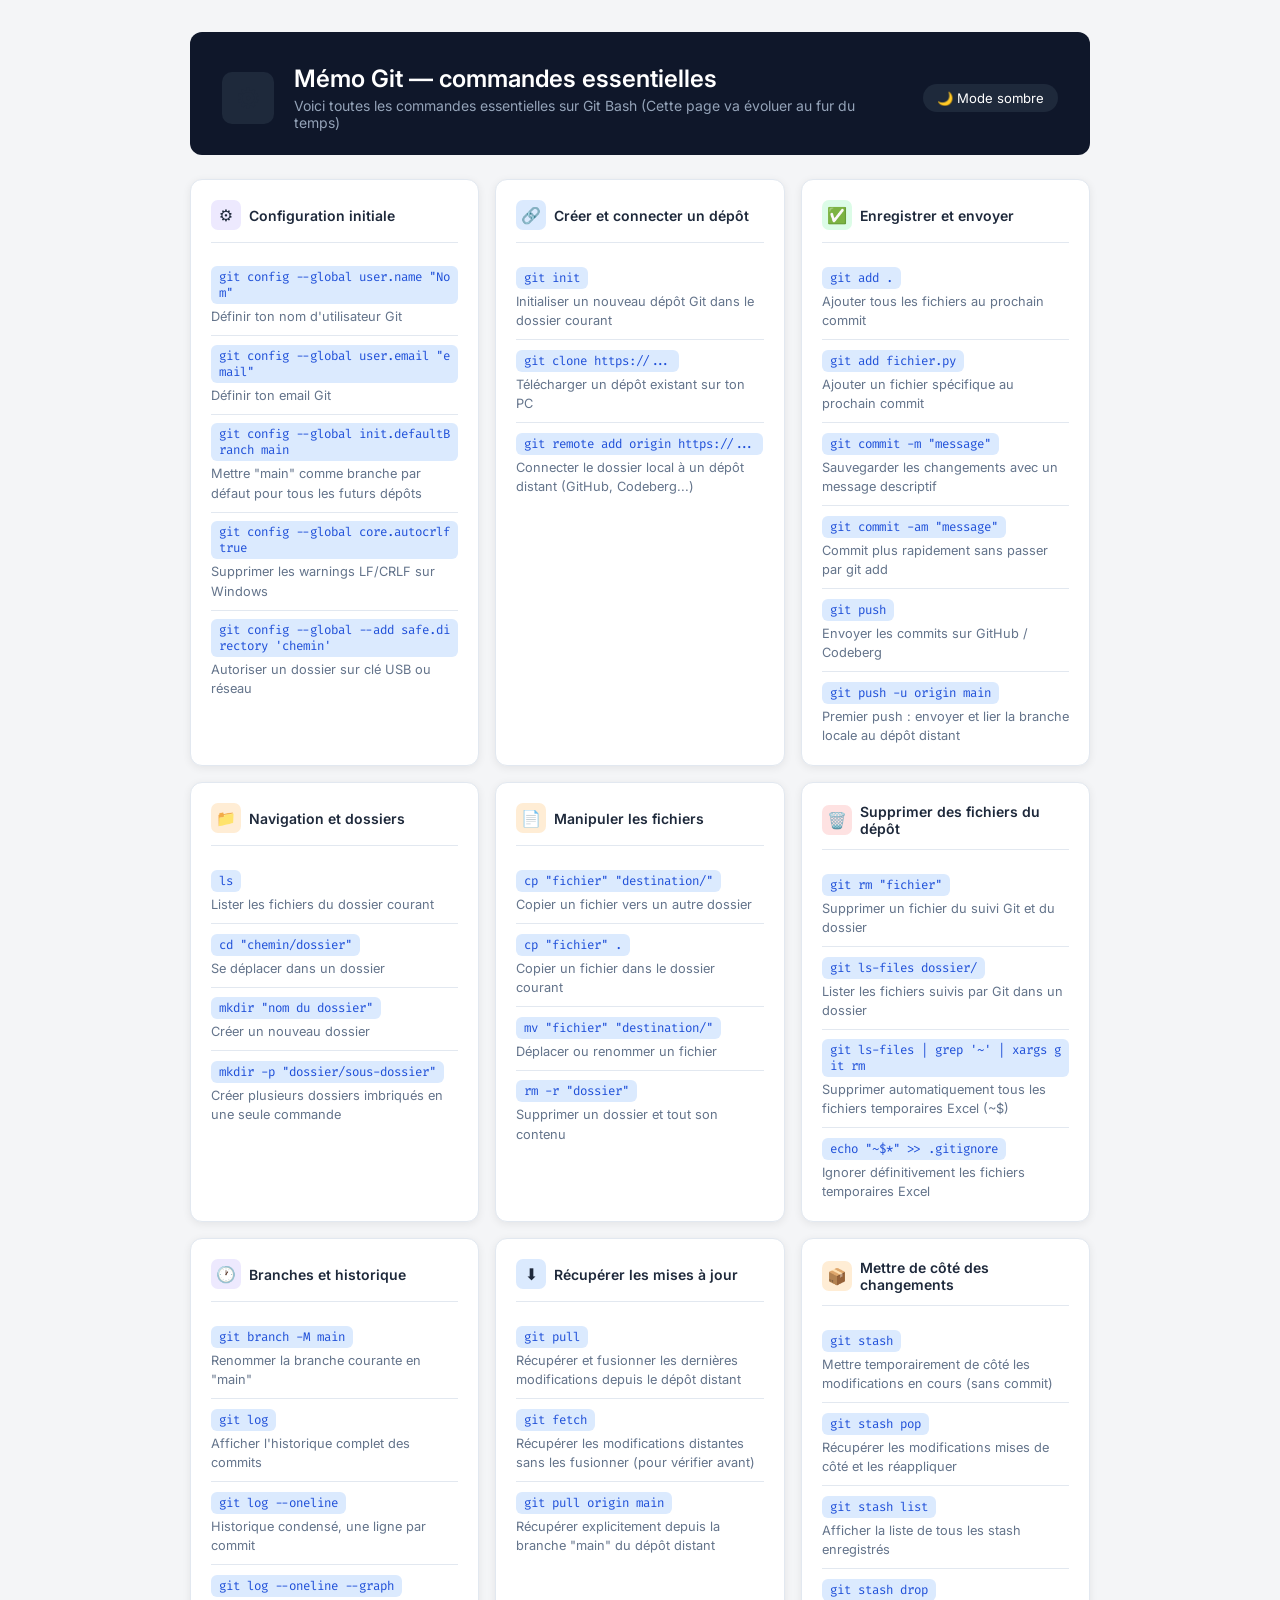
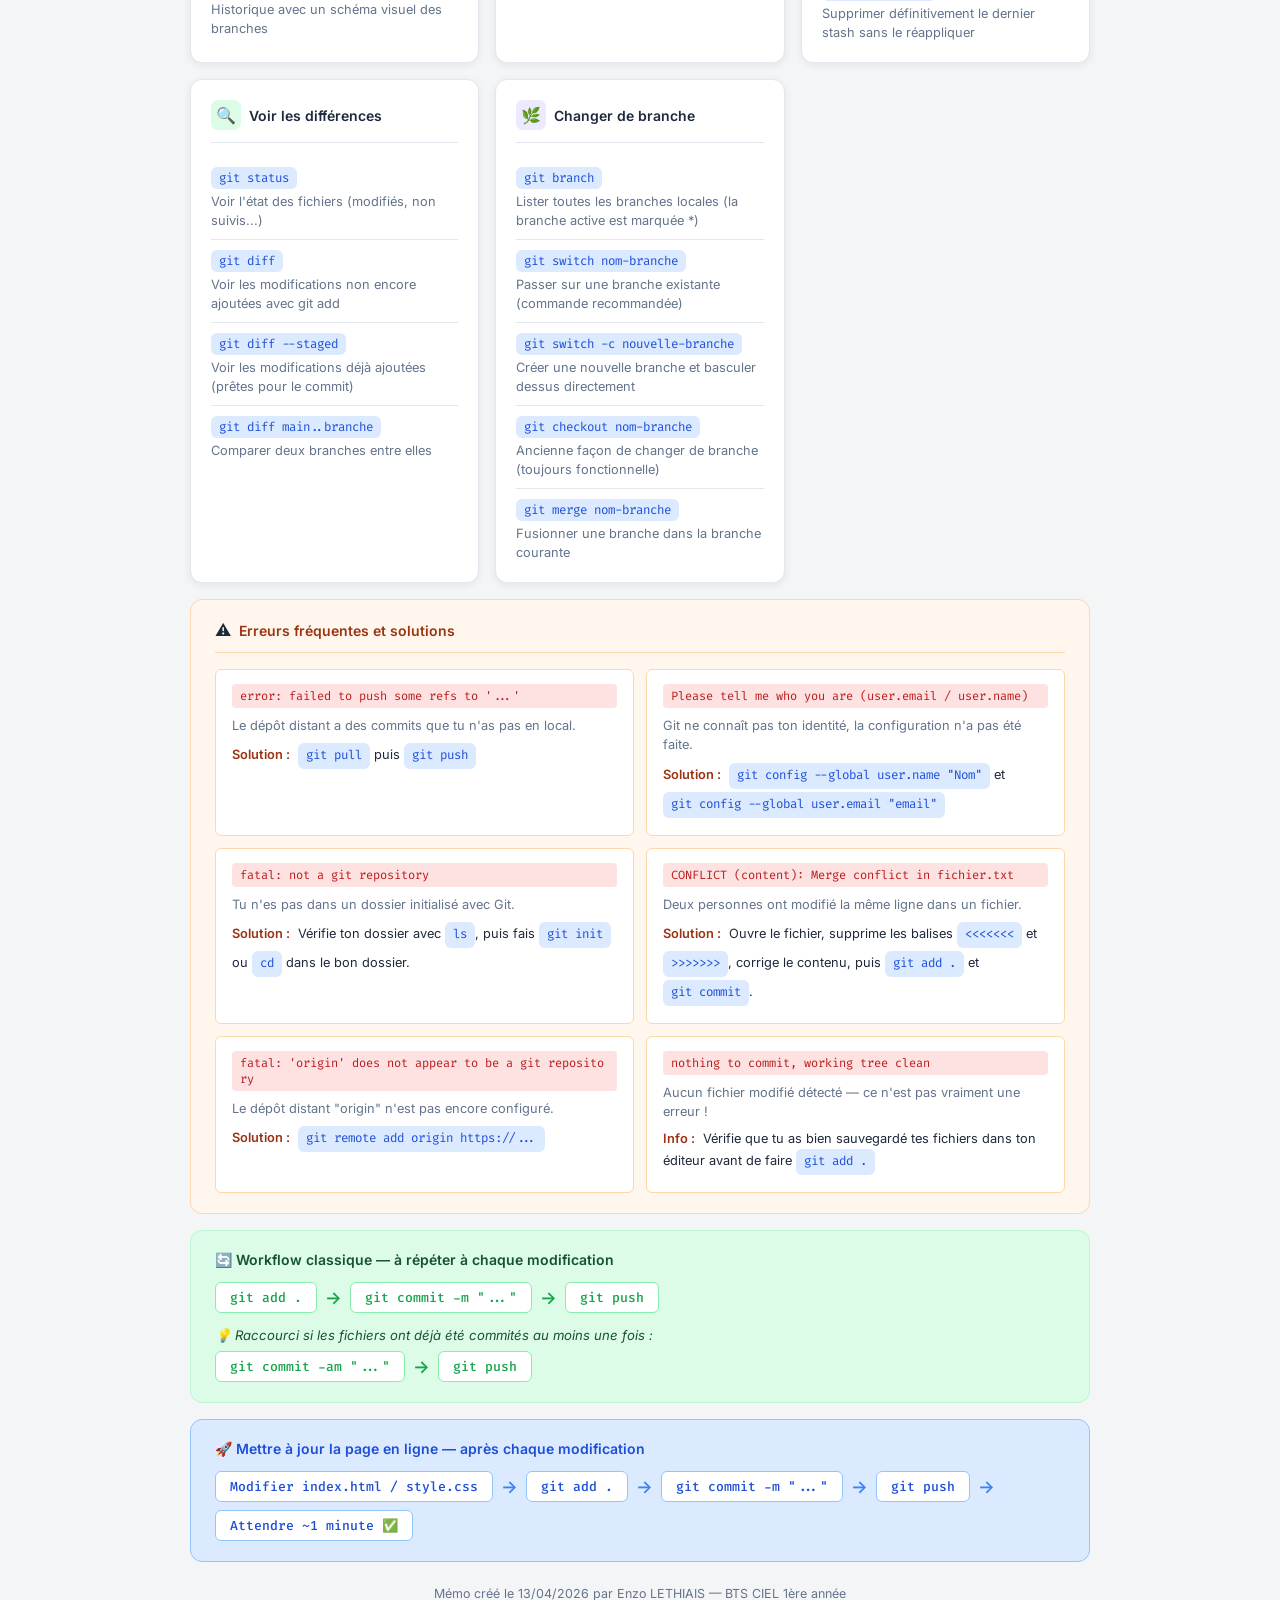
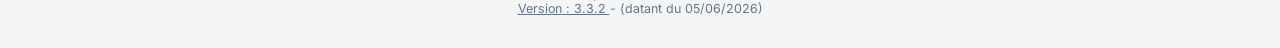
<file: Page finale/index.html>
<!DOCTYPE html>
<html lang="fr">
<head>
  <meta charset="UTF-8" />
  <meta name="viewport" content="width=device-width, initial-scale=1.0" />
  <title>Mémo Git — Commandes essentielles</title>
  <link rel="stylesheet" href="style.css" />
  <link href="https://fonts.googleapis.com/css2?family=Inter:wght@400;600&family=Fira+Code&display=swap" rel="stylesheet">
</head>
<body>

<div class="container">

  <!-- ======================================================
      HEADER
  ======================================================= -->
  <header class="header">
    <div class="header-icon">⚙️</div>
    <div class="header-text">
      <h1>Mémo Git — commandes essentielles</h1>
      <p> Voici toutes les commandes essentielles sur Git Bash (Cette page va évoluer au fur du temps)</p>
    </div>
    <button class="dark-toggle" id="darkToggle" onclick="toggleDark()">🌙 Mode sombre</button>
  </header>


  <!-- ======================================================
       GRILLE DE CARTES
  ======================================================= -->
  <div class="grid">


    <!-- CARTE 1 : Configuration -->
    <div class="card">
      <div class="card-header">
        <div class="card-icon purple">⚙️</div>
        <h2>Configuration initiale</h2>
      </div>

      <div class="cmd-row">
        <span class="cmd">git config --global user.name "Nom"</span>
        <div class="desc">Définir ton nom d'utilisateur Git</div>
      </div>

      <div class="cmd-row">
        <span class="cmd">git config --global user.email "email"</span>
        <div class="desc">Définir ton email Git</div>
      </div>

      <div class="cmd-row">
        <span class="cmd">git config --global init.defaultBranch main</span>
        <div class="desc">Mettre "main" comme branche par défaut pour tous les futurs dépôts</div>
      </div>

      <div class="cmd-row">
        <span class="cmd">git config --global core.autocrlf true</span>
        <div class="desc">Supprimer les warnings LF/CRLF sur Windows</div>
      </div>

      <div class="cmd-row">
        <span class="cmd">git config --global --add safe.directory 'chemin'</span>
        <div class="desc">Autoriser un dossier sur clé USB ou réseau</div>
      </div>
    </div>


    <!-- CARTE 2 : Créer et connecter -->
    <div class="card">
      <div class="card-header">
        <div class="card-icon blue">🔗</div>
        <h2>Créer et connecter un dépôt</h2>
      </div>

      <div class="cmd-row">
        <span class="cmd">git init</span>
        <div class="desc">Initialiser un nouveau dépôt Git dans le dossier courant</div>
      </div>

      <div class="cmd-row">
        <span class="cmd">git clone https://...</span>
        <div class="desc">Télécharger un dépôt existant sur ton PC</div>
      </div>

      <div class="cmd-row">
        <span class="cmd">git remote add origin https://...</span>
        <div class="desc">Connecter le dossier local à un dépôt distant (GitHub, Codeberg...)</div>
      </div>
    </div>


    <!-- CARTE 3 : Enregistrer et envoyer -->
    <div class="card">
      <div class="card-header">
        <div class="card-icon green">✅</div>
        <h2>Enregistrer et envoyer</h2>
      </div>

      <div class="cmd-row">
        <span class="cmd">git add .</span>
        <div class="desc">Ajouter tous les fichiers au prochain commit</div>
      </div>

      <div class="cmd-row">
        <span class="cmd">git add fichier.py</span>
        <div class="desc">Ajouter un fichier spécifique au prochain commit</div>
      </div>

      <div class="cmd-row">
        <span class="cmd">git commit -m "message"</span>
        <div class="desc">Sauvegarder les changements avec un message descriptif</div>
      </div>

    <div class="cmd-row">
      <span class="cmd"> git commit -am "message"</span>
      <div class="desc"> Commit plus rapidement sans passer par git add</div>
    </div>

      <div class="cmd-row">
        <span class="cmd">git push</span>
        <div class="desc">Envoyer les commits sur GitHub / Codeberg</div>
      </div>

      <div class="cmd-row">
        <span class="cmd">git push -u origin main</span>
        <div class="desc">Premier push : envoyer et lier la branche locale au dépôt distant</div>
      </div>
    </div>


    <!-- CARTE 4 : Navigation et dossiers -->
    <div class="card">
  <div class="card-header">
    <div class="card-icon orange">📁</div>
    <h2>Navigation et dossiers</h2>
  </div>

  <div class="cmd-row">
    <span class="cmd">ls</span>
    <div class="desc">Lister les fichiers du dossier courant</div>
  </div>

  <div class="cmd-row">
    <span class="cmd">cd "chemin/dossier"</span>
    <div class="desc">Se déplacer dans un dossier</div>
  </div>

  <div class="cmd-row">
    <span class="cmd">mkdir "nom du dossier"</span>
    <div class="desc">Créer un nouveau dossier</div>
  </div>

  <div class="cmd-row">
    <span class="cmd">mkdir -p "dossier/sous-dossier"</span>
    <div class="desc">Créer plusieurs dossiers imbriqués en une seule commande</div>
  </div>
</div>


    <!-- CARTE 5 : Manipuler les dossier -->    
    <div class="card">
  <div class="card-header">
    <div class="card-icon orange">📄</div>
    <h2>Manipuler les fichiers</h2>
  </div>

  <div class="cmd-row">
    <span class="cmd">cp "fichier" "destination/"</span>
    <div class="desc">Copier un fichier vers un autre dossier</div>
  </div>

  <div class="cmd-row">
    <span class="cmd">cp "fichier" .</span>
    <div class="desc">Copier un fichier dans le dossier courant</div>
  </div>

  <div class="cmd-row">
    <span class="cmd">mv "fichier" "destination/"</span>
    <div class="desc">Déplacer ou renommer un fichier</div>
  </div>

  <div class="cmd-row">
    <span class="cmd">rm -r "dossier"</span>
    <div class="desc">Supprimer un dossier et tout son contenu</div>
  </div>
</div>


    <!-- CARTE 6 : Supprimer des fichiers -->
    <div class="card">
      <div class="card-header">
        <div class="card-icon red">🗑️</div>
        <h2>Supprimer des fichiers du dépôt</h2>
      </div>

      <div class="cmd-row">
        <span class="cmd">git rm "fichier"</span>
        <div class="desc">Supprimer un fichier du suivi Git et du dossier</div>
      </div>

      <div class="cmd-row">
        <span class="cmd">git ls-files dossier/</span>
        <div class="desc">Lister les fichiers suivis par Git dans un dossier</div>
      </div>

      <div class="cmd-row">
        <span class="cmd">git ls-files | grep '~' | xargs git rm</span>
        <div class="desc">Supprimer automatiquement tous les fichiers temporaires Excel (~$)</div>
      </div>

      <div class="cmd-row">
        <span class="cmd">echo "~$*" >> .gitignore</span>
        <div class="desc">Ignorer définitivement les fichiers temporaires Excel</div>
      </div>
    </div>


    <!-- CARTE 7 : Branches et historique -->
    <div class="card">
      <div class="card-header">
        <div class="card-icon purple">🕐</div>
        <h2>Branches et historique</h2>
      </div>

      <div class="cmd-row">
        <span class="cmd">git branch -M main</span>
        <div class="desc">Renommer la branche courante en "main"</div>
      </div>

      <div class="cmd-row">
        <span class="cmd">git log</span>
        <div class="desc">Afficher l'historique complet des commits</div>
      </div>

      <div class="cmd-row">
        <span class="cmd">git log --oneline</span>
        <div class="desc">Historique condensé, une ligne par commit</div>
      </div>

      <div class="cmd-row">
        <span class="cmd">git log --oneline --graph</span>
        <div class="desc">Historique avec un schéma visuel des branches</div>
      </div>
    </div>


    <!-- CARTE 8 : Récupérer les mises à jour -->
    <div class="card">
      <div class="card-header">
        <div class="card-icon blue">⬇️</div>
        <h2>Récupérer les mises à jour</h2>
      </div>

      <div class="cmd-row">
        <span class="cmd">git pull</span>
        <div class="desc">Récupérer et fusionner les dernières modifications depuis le dépôt distant</div>
      </div>

      <div class="cmd-row">
        <span class="cmd">git fetch</span>
        <div class="desc">Récupérer les modifications distantes sans les fusionner (pour vérifier avant)</div>
      </div>

      <div class="cmd-row">
        <span class="cmd">git pull origin main</span>
        <div class="desc">Récupérer explicitement depuis la branche "main" du dépôt distant</div>
      </div>
    </div>


    <!-- CARTE 10 : Mettre de côté des changements -->
    <div class="card">
      <div class="card-header">
        <div class="card-icon orange">📦</div>
        <h2>Mettre de côté des changements</h2>
      </div>

      <div class="cmd-row">
        <span class="cmd">git stash</span>
        <div class="desc">Mettre temporairement de côté les modifications en cours (sans commit)</div>
      </div>

      <div class="cmd-row">
        <span class="cmd">git stash pop</span>
        <div class="desc">Récupérer les modifications mises de côté et les réappliquer</div>
      </div>

      <div class="cmd-row">
        <span class="cmd">git stash list</span>
        <div class="desc">Afficher la liste de tous les stash enregistrés</div>
      </div>

      <div class="cmd-row">
        <span class="cmd">git stash drop</span>
        <div class="desc">Supprimer définitivement le dernier stash sans le réappliquer</div>
      </div>
    </div>


    <!-- CARTE 11 : Voir les différences -->
    <div class="card">
      <div class="card-header">
        <div class="card-icon green">🔍</div>
        <h2>Voir les différences</h2>
      </div>

      <div class="cmd-row">
        <span class="cmd">git status</span>
        <div class="desc">Voir l'état des fichiers (modifiés, non suivis...)</div>
      </div>

      <div class="cmd-row">
        <span class="cmd">git diff</span>
        <div class="desc">Voir les modifications non encore ajoutées avec git add</div>
      </div>

      <div class="cmd-row">
        <span class="cmd">git diff --staged</span>
        <div class="desc">Voir les modifications déjà ajoutées (prêtes pour le commit)</div>
      </div>

      <div class="cmd-row">
        <span class="cmd">git diff main..branche</span>
        <div class="desc">Comparer deux branches entre elles</div>
      </div>
    </div>


    <!-- CARTE 12 : Changer de branche -->
    <div class="card">
      <div class="card-header">
        <div class="card-icon purple">🌿</div>
        <h2>Changer de branche</h2>
      </div>

      <div class="cmd-row">
        <span class="cmd">git branch</span>
        <div class="desc">Lister toutes les branches locales (la branche active est marquée *)</div>
      </div>

      <div class="cmd-row">
        <span class="cmd">git switch nom-branche</span>
        <div class="desc">Passer sur une branche existante (commande recommandée)</div>
      </div>

      <div class="cmd-row">
        <span class="cmd">git switch -c nouvelle-branche</span>
        <div class="desc">Créer une nouvelle branche et basculer dessus directement</div>
      </div>

      <div class="cmd-row">
        <span class="cmd">git checkout nom-branche</span>
        <div class="desc">Ancienne façon de changer de branche (toujours fonctionnelle)</div>
      </div>

      <div class="cmd-row">
        <span class="cmd">git merge nom-branche</span>
        <div class="desc">Fusionner une branche dans la branche courante</div>
      </div>
    </div>
  </div><!-- fin .grid -->


  <!-- ======================================================
       ERREURS FRÉQUENTES
  ======================================================= -->
  <div class="errors-section">
    <div class="errors-header">
      <span>⚠️</span>
      <h3>Erreurs fréquentes et solutions</h3>
    </div>

    <div class="errors-grid">

      <div class="error-card">
        <div class="error-msg">error: failed to push some refs to '...'</div>
        <div class="error-cause">Le dépôt distant a des commits que tu n'as pas en local.</div>
        <div class="error-fix">
          <span class="fix-label">Solution :</span>
          <span class="cmd">git pull</span> puis <span class="cmd">git push</span>
        </div>
      </div>

      <div class="error-card">
        <div class="error-msg">Please tell me who you are (user.email / user.name)</div>
        <div class="error-cause">Git ne connaît pas ton identité, la configuration n'a pas été faite.</div>
        <div class="error-fix">
          <span class="fix-label">Solution :</span>
          <span class="cmd">git config --global user.name "Nom"</span> et <span class="cmd">git config --global user.email "email"</span>
        </div>
      </div>

      <div class="error-card">
        <div class="error-msg">fatal: not a git repository</div>
        <div class="error-cause">Tu n'es pas dans un dossier initialisé avec Git.</div>
        <div class="error-fix">
          <span class="fix-label">Solution :</span>
          Vérifie ton dossier avec <span class="cmd">ls</span>, puis fais <span class="cmd">git init</span> ou <span class="cmd">cd</span> dans le bon dossier.
        </div>
      </div>

      <div class="error-card">
        <div class="error-msg">CONFLICT (content): Merge conflict in fichier.txt</div>
        <div class="error-cause">Deux personnes ont modifié la même ligne dans un fichier.</div>
        <div class="error-fix">
          <span class="fix-label">Solution :</span>
          Ouvre le fichier, supprime les balises <span class="cmd">&lt;&lt;&lt;&lt;&lt;&lt;&lt;</span> et <span class="cmd">&gt;&gt;&gt;&gt;&gt;&gt;&gt;</span>, corrige le contenu, puis <span class="cmd">git add .</span> et <span class="cmd">git commit</span>.
        </div>
      </div>

      <div class="error-card">
        <div class="error-msg">fatal: 'origin' does not appear to be a git repository</div>
        <div class="error-cause">Le dépôt distant "origin" n'est pas encore configuré.</div>
        <div class="error-fix">
          <span class="fix-label">Solution :</span>
          <span class="cmd">git remote add origin https://...</span>
        </div>
      </div>

      <div class="error-card">
        <div class="error-msg">nothing to commit, working tree clean</div>
        <div class="error-cause">Aucun fichier modifié détecté — ce n'est pas vraiment une erreur !</div>
        <div class="error-fix">
          <span class="fix-label">Info :</span>
          Vérifie que tu as bien sauvegardé tes fichiers dans ton éditeur avant de faire <span class="cmd">git add .</span>
        </div>
      </div>

    </div>
  </div>


  <!-- ======================================================
       WORKFLOW
  ======================================================= -->

  <div class="workflow">
    <h3>🔄 Workflow classique — à répéter à chaque modification</h3>
    <div class="workflow-steps">
      <span class="step">git add .</span>
      <span class="arrow">→</span>
      <span class="step">git commit -m "..."</span>
      <span class="arrow">→</span>
      <span class="step">git push</span>
    </div>
    <div class="workflow-tip">
      💡 Raccourci si les fichiers ont déjà été commités au moins une fois :
    </div>
    <div class="workflow-steps" style="margin-top: 0.5rem;">
      <span class="step">git commit -am "..."</span>
      <span class="arrow">→</span>
      <span class="step">git push</span>
    </div>
  </div>

  <!-- ======================================================
       WORKFLOW MISE EN LIGNE
  ======================================================= -->
  <div class="workflow workflow-deploy">
    <h3>🚀 Mettre à jour la page en ligne — après chaque modification</h3>
    <div class="workflow-steps">
      <span class="step">Modifier index.html / style.css</span>
      <span class="arrow">→</span>
      <span class="step">git add .</span>
      <span class="arrow">→</span>
      <span class="step">git commit -m "..."</span>
      <span class="arrow">→</span>
      <span class="step">git push</span>
      <span class="arrow">→</span>
      <span class="step">Attendre ~1 minute ✅</span>
    </div>
  </div>


  <!-- ======================================================
       FOOTER 
  ======================================================= -->
  <div class="footer">
    Mémo créé le 13/04/2026 par Enzo LETHIAIS — BTS CIEL 1ère année<br>
    <u> Version : 3.3.2 </u> <span> - (datant du 05/06/2026)</span>
  </div>

</div>

<script data-goatcounter="https://aidegitbash.goatcounter.com/count"
        async src="//gc.zgo.at/count.js"></script>

<script src="script.js"></script>
</body>
</html>
</file>
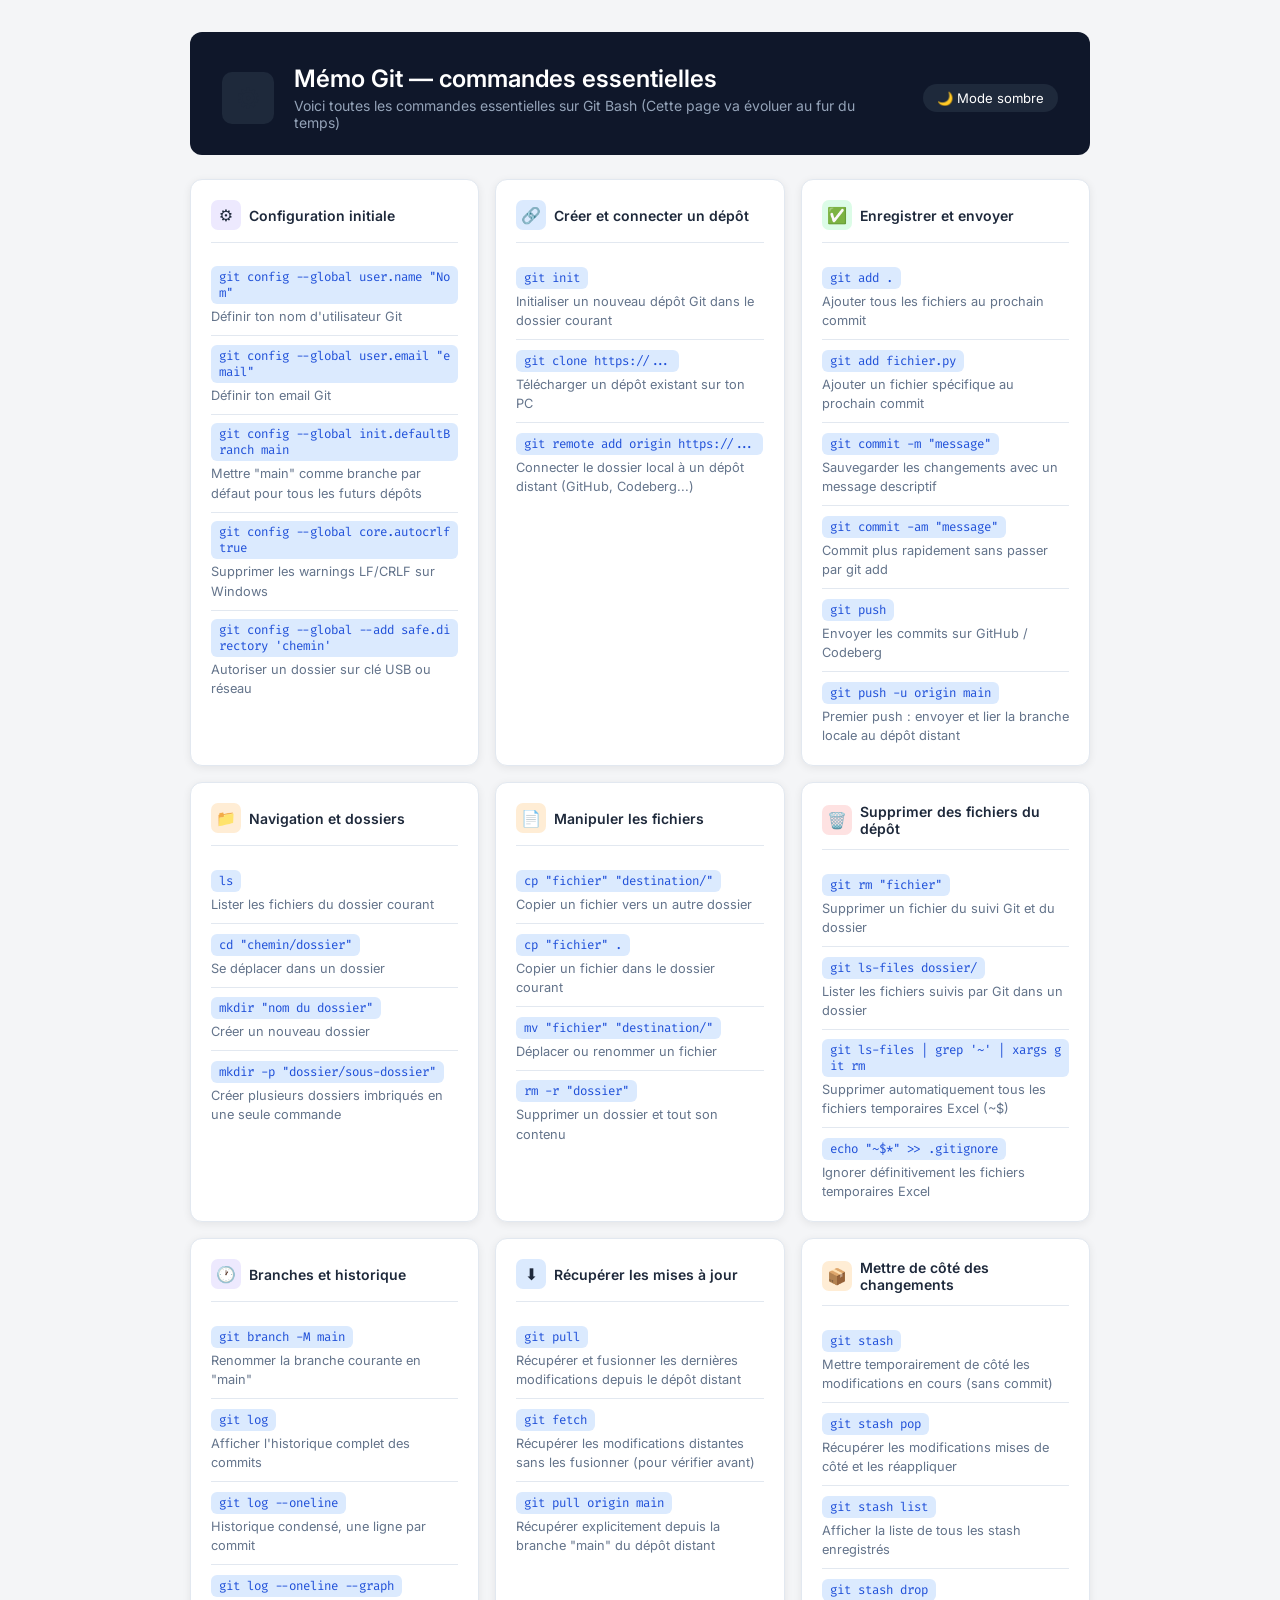
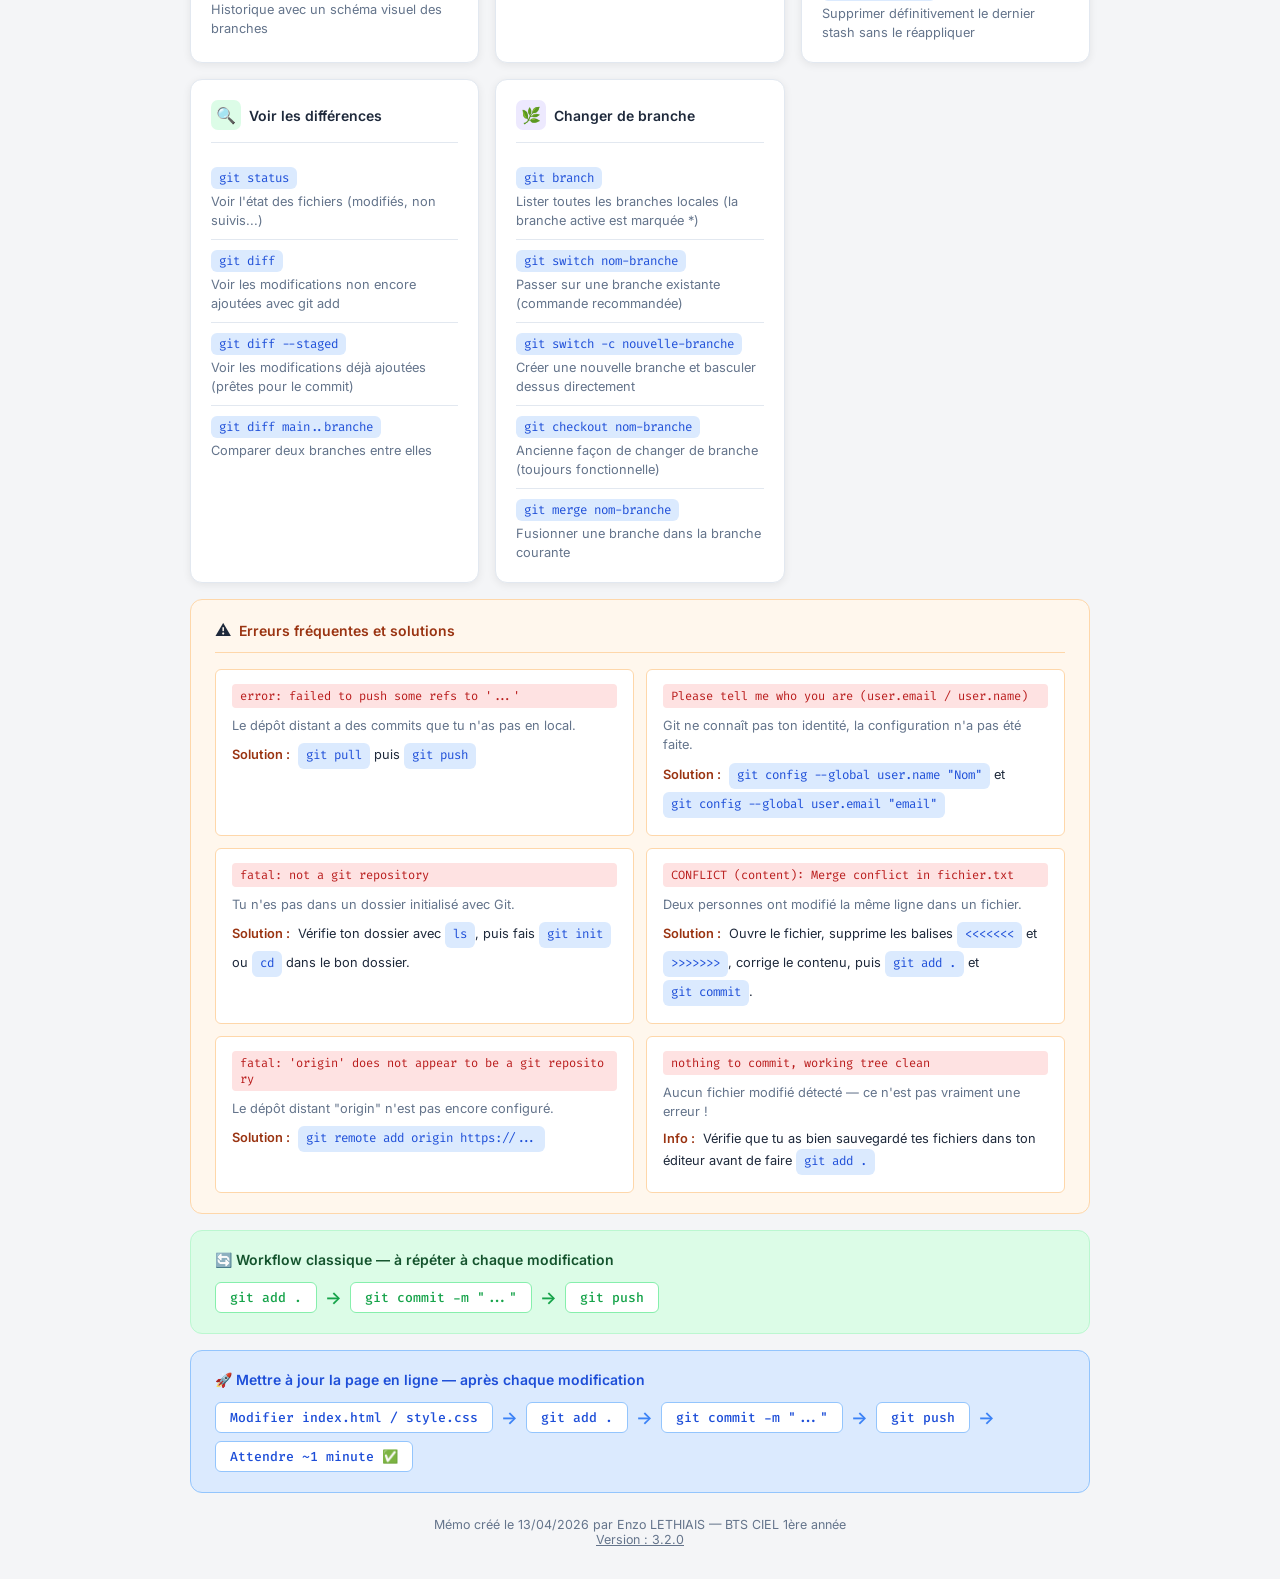
<file: prototype/index.html>
<!DOCTYPE html>
<html lang="fr">
<head>
  <meta charset="UTF-8" />
  <meta name="viewport" content="width=device-width, initial-scale=1.0" />
  <title>Mémo Git — Commandes essentielles</title>
  <link rel="stylesheet" href="style.css" />
  <link href="https://fonts.googleapis.com/css2?family=Inter:wght@400;600&family=Fira+Code&display=swap" rel="stylesheet">
</head>
<body>

<div class="container">

  <!-- ======================================================
      HEADER
  ======================================================= -->
  <header class="header">
    <div class="header-icon">⚙️</div>
    <div class="header-text">
      <h1>Mémo Git — commandes essentielles</h1>
      <p> Voici toutes les commandes essentielles sur Git Bash (Cette page va évoluer au fur du temps)</p>
    </div>
    <button class="dark-toggle" id="darkToggle" onclick="toggleDark()">🌙 Mode sombre</button>
  </header>


  <!-- ======================================================
       GRILLE DE CARTES
  ======================================================= -->
  <div class="grid">


    <!-- CARTE 1 : Configuration -->
    <div class="card">
      <div class="card-header">
        <div class="card-icon purple">⚙️</div>
        <h2>Configuration initiale</h2>
      </div>

      <div class="cmd-row">
        <span class="cmd">git config --global user.name "Nom"</span>
        <div class="desc">Définir ton nom d'utilisateur Git</div>
      </div>

      <div class="cmd-row">
        <span class="cmd">git config --global user.email "email"</span>
        <div class="desc">Définir ton email Git</div>
      </div>

      <div class="cmd-row">
        <span class="cmd">git config --global init.defaultBranch main</span>
        <div class="desc">Mettre "main" comme branche par défaut pour tous les futurs dépôts</div>
      </div>

      <div class="cmd-row">
        <span class="cmd">git config --global core.autocrlf true</span>
        <div class="desc">Supprimer les warnings LF/CRLF sur Windows</div>
      </div>

      <div class="cmd-row">
        <span class="cmd">git config --global --add safe.directory 'chemin'</span>
        <div class="desc">Autoriser un dossier sur clé USB ou réseau</div>
      </div>
    </div>


    <!-- CARTE 2 : Créer et connecter -->
    <div class="card">
      <div class="card-header">
        <div class="card-icon blue">🔗</div>
        <h2>Créer et connecter un dépôt</h2>
      </div>

      <div class="cmd-row">
        <span class="cmd">git init</span>
        <div class="desc">Initialiser un nouveau dépôt Git dans le dossier courant</div>
      </div>

      <div class="cmd-row">
        <span class="cmd">git clone https://...</span>
        <div class="desc">Télécharger un dépôt existant sur ton PC</div>
      </div>

      <div class="cmd-row">
        <span class="cmd">git remote add origin https://...</span>
        <div class="desc">Connecter le dossier local à un dépôt distant (GitHub, Codeberg...)</div>
      </div>
    </div>


    <!-- CARTE 3 : Enregistrer et envoyer -->
    <div class="card">
      <div class="card-header">
        <div class="card-icon green">✅</div>
        <h2>Enregistrer et envoyer</h2>
      </div>

      <div class="cmd-row">
        <span class="cmd">git add .</span>
        <div class="desc">Ajouter tous les fichiers au prochain commit</div>
      </div>

      <div class="cmd-row">
        <span class="cmd">git add fichier.py</span>
        <div class="desc">Ajouter un fichier spécifique au prochain commit</div>
      </div>

      <div class="cmd-row">
        <span class="cmd">git commit -m "message"</span>
        <div class="desc">Sauvegarder les changements avec un message descriptif</div>
      </div>

    <div class="cmd-row">
      <span class="cmd"> git commit -am "message"</span>
      <div class="desc"> Commit plus rapidement sans passer par git add</div>
    </div>

      <div class="cmd-row">
        <span class="cmd">git push</span>
        <div class="desc">Envoyer les commits sur GitHub / Codeberg</div>
      </div>

      <div class="cmd-row">
        <span class="cmd">git push -u origin main</span>
        <div class="desc">Premier push : envoyer et lier la branche locale au dépôt distant</div>
      </div>
    </div>


    <!-- CARTE 4 : Navigation et dossiers -->
    <div class="card">
  <div class="card-header">
    <div class="card-icon orange">📁</div>
    <h2>Navigation et dossiers</h2>
  </div>

  <div class="cmd-row">
    <span class="cmd">ls</span>
    <div class="desc">Lister les fichiers du dossier courant</div>
  </div>

  <div class="cmd-row">
    <span class="cmd">cd "chemin/dossier"</span>
    <div class="desc">Se déplacer dans un dossier</div>
  </div>

  <div class="cmd-row">
    <span class="cmd">mkdir "nom du dossier"</span>
    <div class="desc">Créer un nouveau dossier</div>
  </div>

  <div class="cmd-row">
    <span class="cmd">mkdir -p "dossier/sous-dossier"</span>
    <div class="desc">Créer plusieurs dossiers imbriqués en une seule commande</div>
  </div>
</div>


    <!-- CARTE 5 : Manipuler les dossier -->    
    <div class="card">
  <div class="card-header">
    <div class="card-icon orange">📄</div>
    <h2>Manipuler les fichiers</h2>
  </div>

  <div class="cmd-row">
    <span class="cmd">cp "fichier" "destination/"</span>
    <div class="desc">Copier un fichier vers un autre dossier</div>
  </div>

  <div class="cmd-row">
    <span class="cmd">cp "fichier" .</span>
    <div class="desc">Copier un fichier dans le dossier courant</div>
  </div>

  <div class="cmd-row">
    <span class="cmd">mv "fichier" "destination/"</span>
    <div class="desc">Déplacer ou renommer un fichier</div>
  </div>

  <div class="cmd-row">
    <span class="cmd">rm -r "dossier"</span>
    <div class="desc">Supprimer un dossier et tout son contenu</div>
  </div>
</div>


    <!-- CARTE 6 : Supprimer des fichiers -->
    <div class="card">
      <div class="card-header">
        <div class="card-icon red">🗑️</div>
        <h2>Supprimer des fichiers du dépôt</h2>
      </div>

      <div class="cmd-row">
        <span class="cmd">git rm "fichier"</span>
        <div class="desc">Supprimer un fichier du suivi Git et du dossier</div>
      </div>

      <div class="cmd-row">
        <span class="cmd">git ls-files dossier/</span>
        <div class="desc">Lister les fichiers suivis par Git dans un dossier</div>
      </div>

      <div class="cmd-row">
        <span class="cmd">git ls-files | grep '~' | xargs git rm</span>
        <div class="desc">Supprimer automatiquement tous les fichiers temporaires Excel (~$)</div>
      </div>

      <div class="cmd-row">
        <span class="cmd">echo "~$*" >> .gitignore</span>
        <div class="desc">Ignorer définitivement les fichiers temporaires Excel</div>
      </div>
    </div>


    <!-- CARTE 7 : Branches et historique -->
    <div class="card">
      <div class="card-header">
        <div class="card-icon purple">🕐</div>
        <h2>Branches et historique</h2>
      </div>

      <div class="cmd-row">
        <span class="cmd">git branch -M main</span>
        <div class="desc">Renommer la branche courante en "main"</div>
      </div>

      <div class="cmd-row">
        <span class="cmd">git log</span>
        <div class="desc">Afficher l'historique complet des commits</div>
      </div>

      <div class="cmd-row">
        <span class="cmd">git log --oneline</span>
        <div class="desc">Historique condensé, une ligne par commit</div>
      </div>

      <div class="cmd-row">
        <span class="cmd">git log --oneline --graph</span>
        <div class="desc">Historique avec un schéma visuel des branches</div>
      </div>
    </div>


    <!-- CARTE 8 : Récupérer les mises à jour -->
    <div class="card">
      <div class="card-header">
        <div class="card-icon blue">⬇️</div>
        <h2>Récupérer les mises à jour</h2>
      </div>

      <div class="cmd-row">
        <span class="cmd">git pull</span>
        <div class="desc">Récupérer et fusionner les dernières modifications depuis le dépôt distant</div>
      </div>

      <div class="cmd-row">
        <span class="cmd">git fetch</span>
        <div class="desc">Récupérer les modifications distantes sans les fusionner (pour vérifier avant)</div>
      </div>

      <div class="cmd-row">
        <span class="cmd">git pull origin main</span>
        <div class="desc">Récupérer explicitement depuis la branche "main" du dépôt distant</div>
      </div>
    </div>


    <!-- CARTE 10 : Mettre de côté des changements -->
    <div class="card">
      <div class="card-header">
        <div class="card-icon orange">📦</div>
        <h2>Mettre de côté des changements</h2>
      </div>

      <div class="cmd-row">
        <span class="cmd">git stash</span>
        <div class="desc">Mettre temporairement de côté les modifications en cours (sans commit)</div>
      </div>

      <div class="cmd-row">
        <span class="cmd">git stash pop</span>
        <div class="desc">Récupérer les modifications mises de côté et les réappliquer</div>
      </div>

      <div class="cmd-row">
        <span class="cmd">git stash list</span>
        <div class="desc">Afficher la liste de tous les stash enregistrés</div>
      </div>

      <div class="cmd-row">
        <span class="cmd">git stash drop</span>
        <div class="desc">Supprimer définitivement le dernier stash sans le réappliquer</div>
      </div>
    </div>


    <!-- CARTE 11 : Voir les différences -->
    <div class="card">
      <div class="card-header">
        <div class="card-icon green">🔍</div>
        <h2>Voir les différences</h2>
      </div>

      <div class="cmd-row">
        <span class="cmd">git status</span>
        <div class="desc">Voir l'état des fichiers (modifiés, non suivis...)</div>
      </div>

      <div class="cmd-row">
        <span class="cmd">git diff</span>
        <div class="desc">Voir les modifications non encore ajoutées avec git add</div>
      </div>

      <div class="cmd-row">
        <span class="cmd">git diff --staged</span>
        <div class="desc">Voir les modifications déjà ajoutées (prêtes pour le commit)</div>
      </div>

      <div class="cmd-row">
        <span class="cmd">git diff main..branche</span>
        <div class="desc">Comparer deux branches entre elles</div>
      </div>
    </div>


    <!-- CARTE 12 : Changer de branche -->
    <div class="card">
      <div class="card-header">
        <div class="card-icon purple">🌿</div>
        <h2>Changer de branche</h2>
      </div>

      <div class="cmd-row">
        <span class="cmd">git branch</span>
        <div class="desc">Lister toutes les branches locales (la branche active est marquée *)</div>
      </div>

      <div class="cmd-row">
        <span class="cmd">git switch nom-branche</span>
        <div class="desc">Passer sur une branche existante (commande recommandée)</div>
      </div>

      <div class="cmd-row">
        <span class="cmd">git switch -c nouvelle-branche</span>
        <div class="desc">Créer une nouvelle branche et basculer dessus directement</div>
      </div>

      <div class="cmd-row">
        <span class="cmd">git checkout nom-branche</span>
        <div class="desc">Ancienne façon de changer de branche (toujours fonctionnelle)</div>
      </div>

      <div class="cmd-row">
        <span class="cmd">git merge nom-branche</span>
        <div class="desc">Fusionner une branche dans la branche courante</div>
      </div>
    </div>
  </div><!-- fin .grid -->


  <!-- ======================================================
       ERREURS FRÉQUENTES
  ======================================================= -->
  <div class="errors-section">
    <div class="errors-header">
      <span>⚠️</span>
      <h3>Erreurs fréquentes et solutions</h3>
    </div>

    <div class="errors-grid">

      <div class="error-card">
        <div class="error-msg">error: failed to push some refs to '...'</div>
        <div class="error-cause">Le dépôt distant a des commits que tu n'as pas en local.</div>
        <div class="error-fix">
          <span class="fix-label">Solution :</span>
          <span class="cmd">git pull</span> puis <span class="cmd">git push</span>
        </div>
      </div>

      <div class="error-card">
        <div class="error-msg">Please tell me who you are (user.email / user.name)</div>
        <div class="error-cause">Git ne connaît pas ton identité, la configuration n'a pas été faite.</div>
        <div class="error-fix">
          <span class="fix-label">Solution :</span>
          <span class="cmd">git config --global user.name "Nom"</span> et <span class="cmd">git config --global user.email "email"</span>
        </div>
      </div>

      <div class="error-card">
        <div class="error-msg">fatal: not a git repository</div>
        <div class="error-cause">Tu n'es pas dans un dossier initialisé avec Git.</div>
        <div class="error-fix">
          <span class="fix-label">Solution :</span>
          Vérifie ton dossier avec <span class="cmd">ls</span>, puis fais <span class="cmd">git init</span> ou <span class="cmd">cd</span> dans le bon dossier.
        </div>
      </div>

      <div class="error-card">
        <div class="error-msg">CONFLICT (content): Merge conflict in fichier.txt</div>
        <div class="error-cause">Deux personnes ont modifié la même ligne dans un fichier.</div>
        <div class="error-fix">
          <span class="fix-label">Solution :</span>
          Ouvre le fichier, supprime les balises <span class="cmd">&lt;&lt;&lt;&lt;&lt;&lt;&lt;</span> et <span class="cmd">&gt;&gt;&gt;&gt;&gt;&gt;&gt;</span>, corrige le contenu, puis <span class="cmd">git add .</span> et <span class="cmd">git commit</span>.
        </div>
      </div>

      <div class="error-card">
        <div class="error-msg">fatal: 'origin' does not appear to be a git repository</div>
        <div class="error-cause">Le dépôt distant "origin" n'est pas encore configuré.</div>
        <div class="error-fix">
          <span class="fix-label">Solution :</span>
          <span class="cmd">git remote add origin https://...</span>
        </div>
      </div>

      <div class="error-card">
        <div class="error-msg">nothing to commit, working tree clean</div>
        <div class="error-cause">Aucun fichier modifié détecté — ce n'est pas vraiment une erreur !</div>
        <div class="error-fix">
          <span class="fix-label">Info :</span>
          Vérifie que tu as bien sauvegardé tes fichiers dans ton éditeur avant de faire <span class="cmd">git add .</span>
        </div>
      </div>

    </div>
  </div>


  <!-- ======================================================
       WORKFLOW
  ======================================================= -->
  <div class="workflow">
    <h3>🔄 Workflow classique — à répéter à chaque modification</h3>
    <div class="workflow-steps">
      <span class="step">git add .</span>
      <span class="arrow">→</span>
      <span class="step">git commit -m "..."</span>
      <span class="arrow">→</span>
      <span class="step">git push</span>
    </div>
  </div>


  <!-- ======================================================
       WORKFLOW MISE EN LIGNE
  ======================================================= -->
  <div class="workflow workflow-deploy">
    <h3>🚀 Mettre à jour la page en ligne — après chaque modification</h3>
    <div class="workflow-steps">
      <span class="step">Modifier index.html / style.css</span>
      <span class="arrow">→</span>
      <span class="step">git add .</span>
      <span class="arrow">→</span>
      <span class="step">git commit -m "..."</span>
      <span class="arrow">→</span>
      <span class="step">git push</span>
      <span class="arrow">→</span>
      <span class="step">Attendre ~1 minute ✅</span>
    </div>
  </div>


  <!-- ======================================================
       FOOTER 
  ======================================================= -->
  <div class="footer">
    Mémo créé le 13/04/2026 par Enzo LETHIAIS — BTS CIEL 1ère année<br>
    <u> Version : 3.2.0 </u>
  </div>

</div>

<script data-goatcounter="https://aidegitbash.goatcounter.com/count"
        async src="//gc.zgo.at/count.js"></script>

<script src="script.js"></script>
</body>
</html>
</file>
<file: style.css>
/* ============================================================
   MÉMO GIT — style.css
   ============================================================ */

/* ---- VARIABLES GLOBALES ---------------------------------- */
:root {
  --bg-page:        #f4f5f7;                      /* couleur de fond de la page */
  --bg-card:        #ffffff;                      /* fond des cartes */
  --bg-header:      #0f172a;                      /* fond du header en haut */
  --accent:         #3b82f6;                      /* couleur principale (bleu) */
  --accent-light:   #dbeafe;                      /* fond clair pour les badges de commande */
  --accent-text:    #1d4ed8;                      /* texte des commandes */
  --green:          #16a34a;                      /* couleur section "workflow" */
  --green-light:    #dcfce7;
  --green-text:     #14532d;
  --border:         #e2e8f0;                      /* couleur des bordures */
  --text-main:      #1e293b;                      /* texte principal */
  --text-muted:     #64748b;                      /* texte secondaire */
  --font-main: 'Inter', system-ui, sans-serif;      /* police principale */
  --font-code: 'Fira Code', 'Consolas', monospace;  /* police des commandes */
  --radius-card:    12px;
  --radius-cmd:     6px;
  --shadow-card:    0 2px 8px rgba(0,0,0,0.07);
}

/* ---- MODE SOMBRE ----------------------------------------- */
body.dark {
  --bg-page:      #0f172a;
  --bg-card:      #1e293b;
  --bg-header:    #020617;
  --accent-light: #1e3a5f;
  --accent-text:  #93c5fd;
  --green-light:  #052e16;
  --green-text:   #86efac;
  --border:       #334155;
  --text-main:    #e2e8f0;
  --text-muted:   #94a3b8;
  --shadow-card:  0 2px 8px rgba(0,0,0,0.3);
}

body.dark .errors-section {
  background: #1c1208;
  border-color: #78350f;
}
body.dark .errors-header { border-color: #78350f; }
body.dark .errors-header h3 { color: #fdba74; }
body.dark .error-card { background: #1e293b; border-color: #78350f; }
body.dark .error-msg { background: #3b0f0f; color: #fca5a5; }
body.dark .fix-label { color: #fdba74; }
body.dark .workflow { border-color: #166534; }
body.dark .step { background: #1e293b; }
body.dark .workflow-deploy { background: #0c1a2e; border-color: #1e40af; }
body.dark .workflow-deploy h3 { color: #93c5fd; }
body.dark .workflow-deploy .step { background: #1e293b; color: #93c5fd; border-color: #1e40af; }
body.dark .workflow-deploy .arrow { color: #3b82f6; }

/* ---- BOUTON TOGGLE DARK MODE ----------------------------- */
.dark-toggle {
  background: #1e293b;
  border: none;
  border-radius: 20px;
  padding: 6px 14px;
  color: #ffffff;
  font-size: 0.82rem;
  font-family: var(--font-main);
  cursor: pointer;
  display: flex;
  align-items: center;
  gap: 6px;
  margin-left: auto;
  flex-shrink: 0;
  transition: background 0.2s;
}
.dark-toggle:hover { background: #334155; }


@media (max-width: 600px) {
  .header {
    flex-direction: column;
    align-items: flex-start;
  }

  .dark-toggle {
    margin-left: 0;
    width: 100%;
    justify-content: center;
    margin-top: 0.75rem;
  }
}

/* ---- RESET DE BASE --------------------------------------- */
*, *::before, *::after {
  box-sizing: border-box;
  margin: 0;
  padding: 0;
}

/* ---- PAGE GLOBALE ---------------------------------------- */
body {
  font-family: var(--font-main);
  background: var(--bg-page);
  color: var(--text-main);
  min-height: 100vh;
  padding: 2rem 1rem;
}

/* ---- CONTENEUR CENTRÉ ------------------------------------ */
.container {
  max-width: 900px;
  margin: 0 auto;
}

/* ---- HEADER ---------------------------------------------- */
.header {
  background: var(--bg-header);
  border-radius: var(--radius-card);
  padding: 2rem 2rem 1.5rem;
  margin-bottom: 1.5rem;
  display: flex;
  align-items: center;
  gap: 1.25rem;
}

/* Icône Git dans le header */
.header-icon {
  width: 52px;
  height: 52px;
  border-radius: 10px;
  background: #1e293b;
  display: flex;
  align-items: center;
  justify-content: center;
  flex-shrink: 0;
  font-size: 28px;
}

.header-text h1 {
  font-size: 1.5rem;
  font-weight: 600;
  color: #ffffff;
  margin-bottom: 4px;
}

.header-text p {
  font-size: 0.875rem;
  color: #94a3b8;
}

/* ---- GRILLE DE CARTES ------------------------------------ */
.grid {
  display: grid;
  grid-template-columns: repeat(auto-fit, minmax(260px, 1fr));
  gap: 1rem;
  margin-bottom: 1rem;
}

/* ---- CARTE ----------------------------------------------- */
.card {
  background: var(--bg-card);
  border: 1px solid var(--border);
  border-radius: var(--radius-card);
  padding: 1.25rem;
  box-shadow: var(--shadow-card);
}

/* En-tête d'une carte */
.card-header {
  display: flex;
  align-items: center;
  gap: 8px;
  margin-bottom: 0.875rem;
  padding-bottom: 0.75rem;
  border-bottom: 1px solid var(--border);
}

/* Icône colorée dans l'en-tête de carte */
.card-icon {
  width: 30px;
  height: 30px;
  border-radius: 7px;
  display: flex;
  align-items: center;
  justify-content: center;
  font-size: 16px;
  flex-shrink: 0;
}

/* Couleurs des icônes par catégorie — modifier ici pour changer */
.card-icon.blue   { background: #dbeafe; }
.card-icon.purple { background: #ede9fe; }
.card-icon.green  { background: #dcfce7; }
.card-icon.orange { background: #ffedd5; }
.card-icon.red    { background: #fee2e2; }

.card-header h2 {
  font-size: 0.875rem;
  font-weight: 600;
  color: var(--text-main);
}

/* ---- LIGNE DE COMMANDE ----------------------------------- */
.cmd-row {
  padding: 0.55rem 0;
  border-bottom: 1px solid var(--border);
}

/* Supprime la bordure sur la dernière ligne */
.cmd-row:last-child {
  border-bottom: none;
  padding-bottom: 0;
}

/* Badge de la commande */
.cmd {
  font-family: var(--font-code);
  font-size: 0.78rem;
  color: var(--accent-text);
  background: var(--accent-light);
  padding: 3px 8px;
  border-radius: var(--radius-cmd);
  display: inline-block;
  margin-bottom: 3px;
  word-break: break-all;
}

/* Description de la commande */
.desc {
  font-size: 0.8rem;
  color: var(--text-muted);
  line-height: 1.5;
}

/* ---- BLOC WORKFLOW --------------------------------------- */
.workflow {
  background: var(--green-light);
  border: 1px solid #bbf7d0;
  border-radius: var(--radius-card);
  padding: 1.25rem 1.5rem;
  margin-top: 0.25rem;
}

.workflow h3 {
  font-size: 0.875rem;
  font-weight: 600;
  color: var(--green-text);
  margin-bottom: 0.875rem;
  display: flex;
  align-items: center;
  gap: 6px;
}

.workflow-tip {
  font-size: 0.82rem;
  color: var(--green-text);
  margin-top: 0.875rem;
  margin-bottom: 0.25rem;
  font-style: italic;
}

/* Étapes du workflow en ligne */
.workflow-steps {
  display: flex;
  align-items: center;
  flex-wrap: wrap;
  gap: 8px;
}

.step {
  font-family: var(--font-code);
  font-size: 0.82rem;
  background: #ffffff;
  color: var(--green);
  border: 1px solid #86efac;
  border-radius: 6px;
  padding: 6px 14px;
  font-weight: 500;
}

.arrow {
  color: var(--green);
  font-size: 1.1rem;
  font-weight: 600;
}

/* ---- SECTION ERREURS FRÉQUENTES ------------------------- */
.errors-section {
  background: #fff7ed;
  border: 1px solid #fed7aa;
  border-radius: var(--radius-card);
  padding: 1.25rem 1.5rem;
  margin-top: 1rem;
  margin-bottom: 1rem;
}

.errors-header {
  display: flex;
  align-items: center;
  gap: 8px;
  margin-bottom: 1rem;
  padding-bottom: 0.75rem;
  border-bottom: 1px solid #fed7aa;
}

.errors-header h3 {
  font-size: 0.875rem;
  font-weight: 600;
  color: #9a3412;
}

.errors-grid {
  display: grid;
  grid-template-columns: repeat(auto-fit, minmax(280px, 1fr));
  gap: 0.75rem;
}

/* Carte d'une erreur */
.error-card {
  background: #ffffff;
  border: 1px solid #fed7aa;
  border-radius: var(--radius-cmd);
  padding: 0.875rem 1rem;
}

/* Message d'erreur affiché en rouge */
.error-msg {
  font-family: var(--font-code);
  font-size: 0.75rem;
  color: #b91c1c;
  background: #fee2e2;
  padding: 4px 8px;
  border-radius: 4px;
  margin-bottom: 0.5rem;
  word-break: break-all;
}

/* Explication de la cause */
.error-cause {
  font-size: 0.8rem;
  color: var(--text-muted);
  margin-bottom: 0.5rem;
  line-height: 1.5;
}

/* Ligne de solution */
.error-fix {
  font-size: 0.8rem;
  color: var(--text-main);
  line-height: 1.6;
}

/* Label "Solution :"  */
.fix-label {
  font-weight: 600;
  color: #9a3412;
  margin-right: 4px;
}


/*---Bouton copier------*/

.cmd-wrap { position: relative; display: inline-block;}
.copy-btn {
  margin-left: 6px;
  padding: 2px 7px;
  font-size: 0.7rem;
  border: 1px solid var(--border);
  border-radius: 4px;
  background: var(--bg-card);
  color: var(--text-muted);
  cursor: pointer;
  vertical-align: middle;
}
.copy-btn:hover { color: var(--accent-text); border-color: var(--accent-text); }
.copy-btn.copied { color: var(--green); border-color: var(--green); }


/* ---- FOOTER ---------------------------------------------- */
.footer {
  text-align: center;
  margin-top: 1.5rem;
  font-size: 0.78rem;
  color: var(--text-muted);
}

.workflow-deploy {
  background: var(--accent-light);
  border-color: #93c5fd;
  margin-top: 1rem;
}

.workflow-deploy h3 {
  color: var(--accent-text);
}

.workflow-deploy .step {
  color: var(--accent-text);
  border-color: #93c5fd;
}

.workflow-deploy .arrow {
  color: var(--accent);
}

.workflow-deploy .workflow-tip {
  color: var(--accent-text);
}
</file>
<file: Dark mode incorporé/style.css>
/* ============================================================
   MÉMO GIT — style.css
   ============================================================ */

/* ---- VARIABLES GLOBALES ---------------------------------- */
:root {
  --bg-page:        #f4f5f7;                      /* couleur de fond de la page */
  --bg-card:        #ffffff;                      /* fond des cartes */
  --bg-header:      #0f172a;                      /* fond du header en haut */
  --accent:         #3b82f6;                      /* couleur principale (bleu) */
  --accent-light:   #dbeafe;                      /* fond clair pour les badges de commande */
  --accent-text:    #1d4ed8;                      /* texte des commandes */
  --green:          #16a34a;                      /* couleur section "workflow" */
  --green-light:    #dcfce7;
  --green-text:     #14532d;
  --border:         #e2e8f0;                      /* couleur des bordures */
  --text-main:      #1e293b;                      /* texte principal */
  --text-muted:     #64748b;                      /* texte secondaire */
  --font-main: 'Inter', system-ui, sans-serif;      /* police principale */
  --font-code: 'Fira Code', 'Consolas', monospace;  /* police des commandes */
  --radius-card:    12px;
  --radius-cmd:     6px;
  --shadow-card:    0 2px 8px rgba(0,0,0,0.07);
}

/* ---- MODE SOMBRE ----------------------------------------- */
body.dark {
  --bg-page:      #0f172a;
  --bg-card:      #1e293b;
  --bg-header:    #020617;
  --accent-light: #1e3a5f;
  --accent-text:  #93c5fd;
  --green-light:  #052e16;
  --green-text:   #86efac;
  --border:       #334155;
  --text-main:    #e2e8f0;
  --text-muted:   #94a3b8;
  --shadow-card:  0 2px 8px rgba(0,0,0,0.3);
}

body.dark .errors-section {
  background: #1c1208;
  border-color: #78350f;
}
body.dark .errors-header { border-color: #78350f; }
body.dark .errors-header h3 { color: #fdba74; }
body.dark .error-card { background: #1e293b; border-color: #78350f; }
body.dark .error-msg { background: #3b0f0f; color: #fca5a5; }
body.dark .fix-label { color: #fdba74; }
body.dark .workflow { border-color: #166534; }
body.dark .step { background: #1e293b; }
body.dark .workflow-deploy { background: #0c1a2e; border-color: #1e40af; }
body.dark .workflow-deploy h3 { color: #93c5fd; }
body.dark .workflow-deploy .step { background: #1e293b; color: #93c5fd; border-color: #1e40af; }
body.dark .workflow-deploy .arrow { color: #3b82f6; }

/* ---- BOUTON TOGGLE DARK MODE ----------------------------- */
.dark-toggle {
  background: #1e293b;
  border: none;
  border-radius: 20px;
  padding: 6px 14px;
  color: #ffffff;
  font-size: 0.82rem;
  font-family: var(--font-main);
  cursor: pointer;
  display: flex;
  align-items: center;
  gap: 6px;
  margin-left: auto;
  flex-shrink: 0;
  transition: background 0.2s;
}
.dark-toggle:hover { background: #334155; }


@media (max-width: 600px) {
  .header {
    flex-direction: column;
    align-items: flex-start;
  }

  .dark-toggle {
    margin-left: 0;
    width: 100%;
    justify-content: center;
    margin-top: 0.75rem;
  }
}

/* ---- RESET DE BASE --------------------------------------- */
*, *::before, *::after {
  box-sizing: border-box;
  margin: 0;
  padding: 0;
}

/* ---- PAGE GLOBALE ---------------------------------------- */
body {
  font-family: var(--font-main);
  background: var(--bg-page);
  color: var(--text-main);
  min-height: 100vh;
  padding: 2rem 1rem;
}

/* ---- CONTENEUR CENTRÉ ------------------------------------ */
.container {
  max-width: 900px;
  margin: 0 auto;
}

/* ---- HEADER ---------------------------------------------- */
.header {
  background: var(--bg-header);
  border-radius: var(--radius-card);
  padding: 2rem 2rem 1.5rem;
  margin-bottom: 1.5rem;
  display: flex;
  align-items: center;
  gap: 1.25rem;
}

/* Icône Git dans le header */
.header-icon {
  width: 52px;
  height: 52px;
  border-radius: 10px;
  background: #1e293b;
  display: flex;
  align-items: center;
  justify-content: center;
  flex-shrink: 0;
  font-size: 28px;
}

.header-text h1 {
  font-size: 1.5rem;
  font-weight: 600;
  color: #ffffff;
  margin-bottom: 4px;
}

.header-text p {
  font-size: 0.875rem;
  color: #94a3b8;
}

/* ---- GRILLE DE CARTES ------------------------------------ */
.grid {
  display: grid;
  grid-template-columns: repeat(auto-fit, minmax(260px, 1fr));
  gap: 1rem;
  margin-bottom: 1rem;
}

/* ---- CARTE ----------------------------------------------- */
.card {
  background: var(--bg-card);
  border: 1px solid var(--border);
  border-radius: var(--radius-card);
  padding: 1.25rem;
  box-shadow: var(--shadow-card);
}

/* En-tête d'une carte */
.card-header {
  display: flex;
  align-items: center;
  gap: 8px;
  margin-bottom: 0.875rem;
  padding-bottom: 0.75rem;
  border-bottom: 1px solid var(--border);
}

/* Icône colorée dans l'en-tête de carte */
.card-icon {
  width: 30px;
  height: 30px;
  border-radius: 7px;
  display: flex;
  align-items: center;
  justify-content: center;
  font-size: 16px;
  flex-shrink: 0;
}

/* Couleurs des icônes par catégorie — modifier ici pour changer */
.card-icon.blue   { background: #dbeafe; }
.card-icon.purple { background: #ede9fe; }
.card-icon.green  { background: #dcfce7; }
.card-icon.orange { background: #ffedd5; }
.card-icon.red    { background: #fee2e2; }

.card-header h2 {
  font-size: 0.875rem;
  font-weight: 600;
  color: var(--text-main);
}

/* ---- LIGNE DE COMMANDE ----------------------------------- */
.cmd-row {
  padding: 0.55rem 0;
  border-bottom: 1px solid var(--border);
}

/* Supprime la bordure sur la dernière ligne */
.cmd-row:last-child {
  border-bottom: none;
  padding-bottom: 0;
}

/* Badge de la commande */
.cmd {
  font-family: var(--font-code);
  font-size: 0.78rem;
  color: var(--accent-text);
  background: var(--accent-light);
  padding: 3px 8px;
  border-radius: var(--radius-cmd);
  display: inline-block;
  margin-bottom: 3px;
  word-break: break-all;
}

/* Description de la commande */
.desc {
  font-size: 0.8rem;
  color: var(--text-muted);
  line-height: 1.5;
}

/* ---- BLOC WORKFLOW --------------------------------------- */
.workflow {
  background: var(--green-light);
  border: 1px solid #bbf7d0;
  border-radius: var(--radius-card);
  padding: 1.25rem 1.5rem;
  margin-top: 0.25rem;
}

.workflow h3 {
  font-size: 0.875rem;
  font-weight: 600;
  color: var(--green-text);
  margin-bottom: 0.875rem;
  display: flex;
  align-items: center;
  gap: 6px;
}

.workflow-tip {
  font-size: 0.82rem;
  color: var(--green-text);
  margin-top: 0.875rem;
  margin-bottom: 0.25rem;
  font-style: italic;
}

/* Étapes du workflow en ligne */
.workflow-steps {
  display: flex;
  align-items: center;
  flex-wrap: wrap;
  gap: 8px;
}

.step {
  font-family: var(--font-code);
  font-size: 0.82rem;
  background: #ffffff;
  color: var(--green);
  border: 1px solid #86efac;
  border-radius: 6px;
  padding: 6px 14px;
  font-weight: 500;
}

.arrow {
  color: var(--green);
  font-size: 1.1rem;
  font-weight: 600;
}

/* ---- SECTION ERREURS FRÉQUENTES ------------------------- */
.errors-section {
  background: #fff7ed;
  border: 1px solid #fed7aa;
  border-radius: var(--radius-card);
  padding: 1.25rem 1.5rem;
  margin-top: 1rem;
  margin-bottom: 1rem;
}

.errors-header {
  display: flex;
  align-items: center;
  gap: 8px;
  margin-bottom: 1rem;
  padding-bottom: 0.75rem;
  border-bottom: 1px solid #fed7aa;
}

.errors-header h3 {
  font-size: 0.875rem;
  font-weight: 600;
  color: #9a3412;
}

.errors-grid {
  display: grid;
  grid-template-columns: repeat(auto-fit, minmax(280px, 1fr));
  gap: 0.75rem;
}

/* Carte d'une erreur */
.error-card {
  background: #ffffff;
  border: 1px solid #fed7aa;
  border-radius: var(--radius-cmd);
  padding: 0.875rem 1rem;
}

/* Message d'erreur affiché en rouge */
.error-msg {
  font-family: var(--font-code);
  font-size: 0.75rem;
  color: #b91c1c;
  background: #fee2e2;
  padding: 4px 8px;
  border-radius: 4px;
  margin-bottom: 0.5rem;
  word-break: break-all;
}

/* Explication de la cause */
.error-cause {
  font-size: 0.8rem;
  color: var(--text-muted);
  margin-bottom: 0.5rem;
  line-height: 1.5;
}

/* Ligne de solution */
.error-fix {
  font-size: 0.8rem;
  color: var(--text-main);
  line-height: 1.6;
}

/* Label "Solution :"  */
.fix-label {
  font-weight: 600;
  color: #9a3412;
  margin-right: 4px;
}

/* ---- FOOTER ---------------------------------------------- */
.footer {
  text-align: center;
  margin-top: 1.5rem;
  font-size: 0.78rem;
  color: var(--text-muted);
}

.workflow-deploy {
  background: var(--accent-light);
  border-color: #93c5fd;
  margin-top: 1rem;
}

.workflow-deploy h3 {
  color: var(--accent-text);
}

.workflow-deploy .step {
  color: var(--accent-text);
  border-color: #93c5fd;
}

.workflow-deploy .arrow {
  color: var(--accent);
}
</file>
<file: Page finale/style.css>
/* ============================================================
   MÉMO GIT — style.css
   ============================================================ */

/* ---- VARIABLES GLOBALES ---------------------------------- */
:root {
  --bg-page:        #f4f5f7;                      /* couleur de fond de la page */
  --bg-card:        #ffffff;                      /* fond des cartes */
  --bg-header:      #0f172a;                      /* fond du header en haut */
  --accent:         #3b82f6;                      /* couleur principale (bleu) */
  --accent-light:   #dbeafe;                      /* fond clair pour les badges de commande */
  --accent-text:    #1d4ed8;                      /* texte des commandes */
  --green:          #16a34a;                      /* couleur section "workflow" */
  --green-light:    #dcfce7;
  --green-text:     #14532d;
  --border:         #e2e8f0;                      /* couleur des bordures */
  --text-main:      #1e293b;                      /* texte principal */
  --text-muted:     #64748b;                      /* texte secondaire */
  --font-main: 'Inter', system-ui, sans-serif;      /* police principale */
  --font-code: 'Fira Code', 'Consolas', monospace;  /* police des commandes */
  --radius-card:    12px;
  --radius-cmd:     6px;
  --shadow-card:    0 2px 8px rgba(0,0,0,0.07);
}

/* ---- MODE SOMBRE ----------------------------------------- */
body.dark {
  --bg-page:      #0f172a;
  --bg-card:      #1e293b;
  --bg-header:    #020617;
  --accent-light: #1e3a5f;
  --accent-text:  #93c5fd;
  --green-light:  #052e16;
  --green-text:   #86efac;
  --border:       #334155;
  --text-main:    #e2e8f0;
  --text-muted:   #94a3b8;
  --shadow-card:  0 2px 8px rgba(0,0,0,0.3);
}

body.dark .errors-section {
  background: #1c1208;
  border-color: #78350f;
}
body.dark .errors-header { border-color: #78350f; }
body.dark .errors-header h3 { color: #fdba74; }
body.dark .error-card { background: #1e293b; border-color: #78350f; }
body.dark .error-msg { background: #3b0f0f; color: #fca5a5; }
body.dark .fix-label { color: #fdba74; }
body.dark .workflow { border-color: #166534; }
body.dark .step { background: #1e293b; }
body.dark .workflow-deploy { background: #0c1a2e; border-color: #1e40af; }
body.dark .workflow-deploy h3 { color: #93c5fd; }
body.dark .workflow-deploy .step { background: #1e293b; color: #93c5fd; border-color: #1e40af; }
body.dark .workflow-deploy .arrow { color: #3b82f6; }

/* ---- BOUTON TOGGLE DARK MODE ----------------------------- */
.dark-toggle {
  background: #1e293b;
  border: none;
  border-radius: 20px;
  padding: 6px 14px;
  color: #ffffff;
  font-size: 0.82rem;
  font-family: var(--font-main);
  cursor: pointer;
  display: flex;
  align-items: center;
  gap: 6px;
  margin-left: auto;
  flex-shrink: 0;
  transition: background 0.2s;
}
.dark-toggle:hover { background: #334155; }


@media (max-width: 600px) {
  .header {
    flex-direction: column;
    align-items: flex-start;
  }

  .dark-toggle {
    margin-left: 0;
    width: 100%;
    justify-content: center;
    margin-top: 0.75rem;
  }
}

/* ---- RESET DE BASE --------------------------------------- */
*, *::before, *::after {
  box-sizing: border-box;
  margin: 0;
  padding: 0;
}

/* ---- PAGE GLOBALE ---------------------------------------- */
body {
  font-family: var(--font-main);
  background: var(--bg-page);
  color: var(--text-main);
  min-height: 100vh;
  padding: 2rem 1rem;
}

/* ---- CONTENEUR CENTRÉ ------------------------------------ */
.container {
  max-width: 900px;
  margin: 0 auto;
}

/* ---- HEADER ---------------------------------------------- */
.header {
  background: var(--bg-header);
  border-radius: var(--radius-card);
  padding: 2rem 2rem 1.5rem;
  margin-bottom: 1.5rem;
  display: flex;
  align-items: center;
  gap: 1.25rem;
}

/* Icône Git dans le header */
.header-icon {
  width: 52px;
  height: 52px;
  border-radius: 10px;
  background: #1e293b;
  display: flex;
  align-items: center;
  justify-content: center;
  flex-shrink: 0;
  font-size: 28px;
}

.header-text h1 {
  font-size: 1.5rem;
  font-weight: 600;
  color: #ffffff;
  margin-bottom: 4px;
}

.header-text p {
  font-size: 0.875rem;
  color: #94a3b8;
}

/* ---- GRILLE DE CARTES ------------------------------------ */
.grid {
  display: grid;
  grid-template-columns: repeat(auto-fit, minmax(260px, 1fr));
  gap: 1rem;
  margin-bottom: 1rem;
}

/* ---- CARTE ----------------------------------------------- */
.card {
  background: var(--bg-card);
  border: 1px solid var(--border);
  border-radius: var(--radius-card);
  padding: 1.25rem;
  box-shadow: var(--shadow-card);
}

/* En-tête d'une carte */
.card-header {
  display: flex;
  align-items: center;
  gap: 8px;
  margin-bottom: 0.875rem;
  padding-bottom: 0.75rem;
  border-bottom: 1px solid var(--border);
}

/* Icône colorée dans l'en-tête de carte */
.card-icon {
  width: 30px;
  height: 30px;
  border-radius: 7px;
  display: flex;
  align-items: center;
  justify-content: center;
  font-size: 16px;
  flex-shrink: 0;
}

/* Couleurs des icônes par catégorie — modifier ici pour changer */
.card-icon.blue   { background: #dbeafe; }
.card-icon.purple { background: #ede9fe; }
.card-icon.green  { background: #dcfce7; }
.card-icon.orange { background: #ffedd5; }
.card-icon.red    { background: #fee2e2; }

.card-header h2 {
  font-size: 0.875rem;
  font-weight: 600;
  color: var(--text-main);
}

/* ---- LIGNE DE COMMANDE ----------------------------------- */
.cmd-row {
  padding: 0.55rem 0;
  border-bottom: 1px solid var(--border);
}

/* Supprime la bordure sur la dernière ligne */
.cmd-row:last-child {
  border-bottom: none;
  padding-bottom: 0;
}

/* Badge de la commande */
.cmd {
  font-family: var(--font-code);
  font-size: 0.78rem;
  color: var(--accent-text);
  background: var(--accent-light);
  padding: 3px 8px;
  border-radius: var(--radius-cmd);
  display: inline-block;
  margin-bottom: 3px;
  word-break: break-all;
}

/* Description de la commande */
.desc {
  font-size: 0.8rem;
  color: var(--text-muted);
  line-height: 1.5;
}

/* ---- BLOC WORKFLOW --------------------------------------- */
.workflow {
  background: var(--green-light);
  border: 1px solid #bbf7d0;
  border-radius: var(--radius-card);
  padding: 1.25rem 1.5rem;
  margin-top: 0.25rem;
}

.workflow h3 {
  font-size: 0.875rem;
  font-weight: 600;
  color: var(--green-text);
  margin-bottom: 0.875rem;
  display: flex;
  align-items: center;
  gap: 6px;
}

.workflow-tip {
  font-size: 0.82rem;
  color: var(--green-text);
  margin-top: 0.875rem;
  margin-bottom: 0.25rem;
  font-style: italic;
}

/* Étapes du workflow en ligne */
.workflow-steps {
  display: flex;
  align-items: center;
  flex-wrap: wrap;
  gap: 8px;
}

.step {
  font-family: var(--font-code);
  font-size: 0.82rem;
  background: #ffffff;
  color: var(--green);
  border: 1px solid #86efac;
  border-radius: 6px;
  padding: 6px 14px;
  font-weight: 500;
}

.arrow {
  color: var(--green);
  font-size: 1.1rem;
  font-weight: 600;
}

/* ---- SECTION ERREURS FRÉQUENTES ------------------------- */
.errors-section {
  background: #fff7ed;
  border: 1px solid #fed7aa;
  border-radius: var(--radius-card);
  padding: 1.25rem 1.5rem;
  margin-top: 1rem;
  margin-bottom: 1rem;
}

.errors-header {
  display: flex;
  align-items: center;
  gap: 8px;
  margin-bottom: 1rem;
  padding-bottom: 0.75rem;
  border-bottom: 1px solid #fed7aa;
}

.errors-header h3 {
  font-size: 0.875rem;
  font-weight: 600;
  color: #9a3412;
}

.errors-grid {
  display: grid;
  grid-template-columns: repeat(auto-fit, minmax(280px, 1fr));
  gap: 0.75rem;
}

/* Carte d'une erreur */
.error-card {
  background: #ffffff;
  border: 1px solid #fed7aa;
  border-radius: var(--radius-cmd);
  padding: 0.875rem 1rem;
}

/* Message d'erreur affiché en rouge */
.error-msg {
  font-family: var(--font-code);
  font-size: 0.75rem;
  color: #b91c1c;
  background: #fee2e2;
  padding: 4px 8px;
  border-radius: 4px;
  margin-bottom: 0.5rem;
  word-break: break-all;
}

/* Explication de la cause */
.error-cause {
  font-size: 0.8rem;
  color: var(--text-muted);
  margin-bottom: 0.5rem;
  line-height: 1.5;
}

/* Ligne de solution */
.error-fix {
  font-size: 0.8rem;
  color: var(--text-main);
  line-height: 1.6;
}

/* Label "Solution :"  */
.fix-label {
  font-weight: 600;
  color: #9a3412;
  margin-right: 4px;
}

/* ---- FOOTER ---------------------------------------------- */
.footer {
  text-align: center;
  margin-top: 1.5rem;
  font-size: 0.78rem;
  color: var(--text-muted);
}

.workflow-deploy {
  background: var(--accent-light);
  border-color: #93c5fd;
  margin-top: 1rem;
}

.workflow-deploy h3 {
  color: var(--accent-text);
}

.workflow-deploy .step {
  color: var(--accent-text);
  border-color: #93c5fd;
}

.workflow-deploy .arrow {
  color: var(--accent);
}
</file>
<file: prototype/style.css>
/* ============================================================
   MÉMO GIT — style.css
   ============================================================ */

/* ---- VARIABLES GLOBALES ---------------------------------- */
:root {
  --bg-page:        #f4f5f7;                      /* couleur de fond de la page */
  --bg-card:        #ffffff;                      /* fond des cartes */
  --bg-header:      #0f172a;                      /* fond du header en haut */
  --accent:         #3b82f6;                      /* couleur principale (bleu) */
  --accent-light:   #dbeafe;                      /* fond clair pour les badges de commande */
  --accent-text:    #1d4ed8;                      /* texte des commandes */
  --green:          #16a34a;                      /* couleur section "workflow" */
  --green-light:    #dcfce7;
  --green-text:     #14532d;
  --border:         #e2e8f0;                      /* couleur des bordures */
  --text-main:      #1e293b;                      /* texte principal */
  --text-muted:     #64748b;                      /* texte secondaire */
  --font-main: 'Inter', system-ui, sans-serif;      /* police principale */
  --font-code: 'Fira Code', 'Consolas', monospace;  /* police des commandes */
  --radius-card:    12px;
  --radius-cmd:     6px;
  --shadow-card:    0 2px 8px rgba(0,0,0,0.07);
}

/* ---- MODE SOMBRE ----------------------------------------- */
body.dark {
  --bg-page:      #0f172a;
  --bg-card:      #1e293b;
  --bg-header:    #020617;
  --accent-light: #1e3a5f;
  --accent-text:  #93c5fd;
  --green-light:  #052e16;
  --green-text:   #86efac;
  --border:       #334155;
  --text-main:    #e2e8f0;
  --text-muted:   #94a3b8;
  --shadow-card:  0 2px 8px rgba(0,0,0,0.3);
}

body.dark .errors-section {
  background: #1c1208;
  border-color: #78350f;
}
body.dark .errors-header { border-color: #78350f; }
body.dark .errors-header h3 { color: #fdba74; }
body.dark .error-card { background: #1e293b; border-color: #78350f; }
body.dark .error-msg { background: #3b0f0f; color: #fca5a5; }
body.dark .fix-label { color: #fdba74; }
body.dark .workflow { border-color: #166534; }
body.dark .step { background: #1e293b; }
body.dark .workflow-deploy { background: #0c1a2e; border-color: #1e40af; }
body.dark .workflow-deploy h3 { color: #93c5fd; }
body.dark .workflow-deploy .step { background: #1e293b; color: #93c5fd; border-color: #1e40af; }
body.dark .workflow-deploy .arrow { color: #3b82f6; }

/* ---- BOUTON TOGGLE DARK MODE ----------------------------- */
.dark-toggle {
  background: #1e293b;
  border: none;
  border-radius: 20px;
  padding: 6px 14px;
  color: #ffffff;
  font-size: 0.82rem;
  font-family: var(--font-main);
  cursor: pointer;
  display: flex;
  align-items: center;
  gap: 6px;
  margin-left: auto;
  flex-shrink: 0;
  transition: background 0.2s;
}
.dark-toggle:hover { background: #334155; }


@media (max-width: 600px) {
  .header {
    flex-direction: column;
    align-items: flex-start;
  }

  .dark-toggle {
    margin-left: 0;
    width: 100%;
    justify-content: center;
    margin-top: 0.75rem;
  }
}

/* ---- RESET DE BASE --------------------------------------- */
*, *::before, *::after {
  box-sizing: border-box;
  margin: 0;
  padding: 0;
}

/* ---- PAGE GLOBALE ---------------------------------------- */
body {
  font-family: var(--font-main);
  background: var(--bg-page);
  color: var(--text-main);
  min-height: 100vh;
  padding: 2rem 1rem;
}

/* ---- CONTENEUR CENTRÉ ------------------------------------ */
.container {
  max-width: 900px;
  margin: 0 auto;
}

/* ---- HEADER ---------------------------------------------- */
.header {
  background: var(--bg-header);
  border-radius: var(--radius-card);
  padding: 2rem 2rem 1.5rem;
  margin-bottom: 1.5rem;
  display: flex;
  align-items: center;
  gap: 1.25rem;
}

/* Icône Git dans le header */
.header-icon {
  width: 52px;
  height: 52px;
  border-radius: 10px;
  background: #1e293b;
  display: flex;
  align-items: center;
  justify-content: center;
  flex-shrink: 0;
  font-size: 28px;
}

.header-text h1 {
  font-size: 1.5rem;
  font-weight: 600;
  color: #ffffff;
  margin-bottom: 4px;
}

.header-text p {
  font-size: 0.875rem;
  color: #94a3b8;
}

/* ---- GRILLE DE CARTES ------------------------------------ */
.grid {
  display: grid;
  grid-template-columns: repeat(auto-fit, minmax(260px, 1fr));
  gap: 1rem;
  margin-bottom: 1rem;
}

/* ---- CARTE ----------------------------------------------- */
.card {
  background: var(--bg-card);
  border: 1px solid var(--border);
  border-radius: var(--radius-card);
  padding: 1.25rem;
  box-shadow: var(--shadow-card);
}

/* En-tête d'une carte */
.card-header {
  display: flex;
  align-items: center;
  gap: 8px;
  margin-bottom: 0.875rem;
  padding-bottom: 0.75rem;
  border-bottom: 1px solid var(--border);
}

/* Icône colorée dans l'en-tête de carte */
.card-icon {
  width: 30px;
  height: 30px;
  border-radius: 7px;
  display: flex;
  align-items: center;
  justify-content: center;
  font-size: 16px;
  flex-shrink: 0;
}

/* Couleurs des icônes par catégorie — modifier ici pour changer */
.card-icon.blue   { background: #dbeafe; }
.card-icon.purple { background: #ede9fe; }
.card-icon.green  { background: #dcfce7; }
.card-icon.orange { background: #ffedd5; }
.card-icon.red    { background: #fee2e2; }

.card-header h2 {
  font-size: 0.875rem;
  font-weight: 600;
  color: var(--text-main);
}

/* ---- LIGNE DE COMMANDE ----------------------------------- */
.cmd-row {
  padding: 0.55rem 0;
  border-bottom: 1px solid var(--border);
}

/* Supprime la bordure sur la dernière ligne */
.cmd-row:last-child {
  border-bottom: none;
  padding-bottom: 0;
}

/* Badge de la commande */
.cmd {
  font-family: var(--font-code);
  font-size: 0.78rem;
  color: var(--accent-text);
  background: var(--accent-light);
  padding: 3px 8px;
  border-radius: var(--radius-cmd);
  display: inline-block;
  margin-bottom: 3px;
  word-break: break-all;
}

/* Description de la commande */
.desc {
  font-size: 0.8rem;
  color: var(--text-muted);
  line-height: 1.5;
}

/* ---- BLOC WORKFLOW --------------------------------------- */
.workflow {
  background: var(--green-light);
  border: 1px solid #bbf7d0;
  border-radius: var(--radius-card);
  padding: 1.25rem 1.5rem;
  margin-top: 0.25rem;
}

.workflow h3 {
  font-size: 0.875rem;
  font-weight: 600;
  color: var(--green-text);
  margin-bottom: 0.875rem;
  display: flex;
  align-items: center;
  gap: 6px;
}

/* Étapes du workflow en ligne */
.workflow-steps {
  display: flex;
  align-items: center;
  flex-wrap: wrap;
  gap: 8px;
}

.step {
  font-family: var(--font-code);
  font-size: 0.82rem;
  background: #ffffff;
  color: var(--green);
  border: 1px solid #86efac;
  border-radius: 6px;
  padding: 6px 14px;
  font-weight: 500;
}

.arrow {
  color: var(--green);
  font-size: 1.1rem;
  font-weight: 600;
}

/* ---- SECTION ERREURS FRÉQUENTES ------------------------- */
.errors-section {
  background: #fff7ed;
  border: 1px solid #fed7aa;
  border-radius: var(--radius-card);
  padding: 1.25rem 1.5rem;
  margin-top: 1rem;
  margin-bottom: 1rem;
}

.errors-header {
  display: flex;
  align-items: center;
  gap: 8px;
  margin-bottom: 1rem;
  padding-bottom: 0.75rem;
  border-bottom: 1px solid #fed7aa;
}

.errors-header h3 {
  font-size: 0.875rem;
  font-weight: 600;
  color: #9a3412;
}

.errors-grid {
  display: grid;
  grid-template-columns: repeat(auto-fit, minmax(280px, 1fr));
  gap: 0.75rem;
}

/* Carte d'une erreur */
.error-card {
  background: #ffffff;
  border: 1px solid #fed7aa;
  border-radius: var(--radius-cmd);
  padding: 0.875rem 1rem;
}

/* Message d'erreur affiché en rouge */
.error-msg {
  font-family: var(--font-code);
  font-size: 0.75rem;
  color: #b91c1c;
  background: #fee2e2;
  padding: 4px 8px;
  border-radius: 4px;
  margin-bottom: 0.5rem;
  word-break: break-all;
}

/* Explication de la cause */
.error-cause {
  font-size: 0.8rem;
  color: var(--text-muted);
  margin-bottom: 0.5rem;
  line-height: 1.5;
}

/* Ligne de solution */
.error-fix {
  font-size: 0.8rem;
  color: var(--text-main);
  line-height: 1.6;
}

/* Label "Solution :"  */
.fix-label {
  font-weight: 600;
  color: #9a3412;
  margin-right: 4px;
}

/* ---- FOOTER ---------------------------------------------- */
.footer {
  text-align: center;
  margin-top: 1.5rem;
  font-size: 0.78rem;
  color: var(--text-muted);
}

.workflow-deploy {
  background: var(--accent-light);
  border-color: #93c5fd;
  margin-top: 1rem;
}

.workflow-deploy h3 {
  color: var(--accent-text);
}

.workflow-deploy .step {
  color: var(--accent-text);
  border-color: #93c5fd;
}

.workflow-deploy .arrow {
  color: var(--accent);
}
</file>
